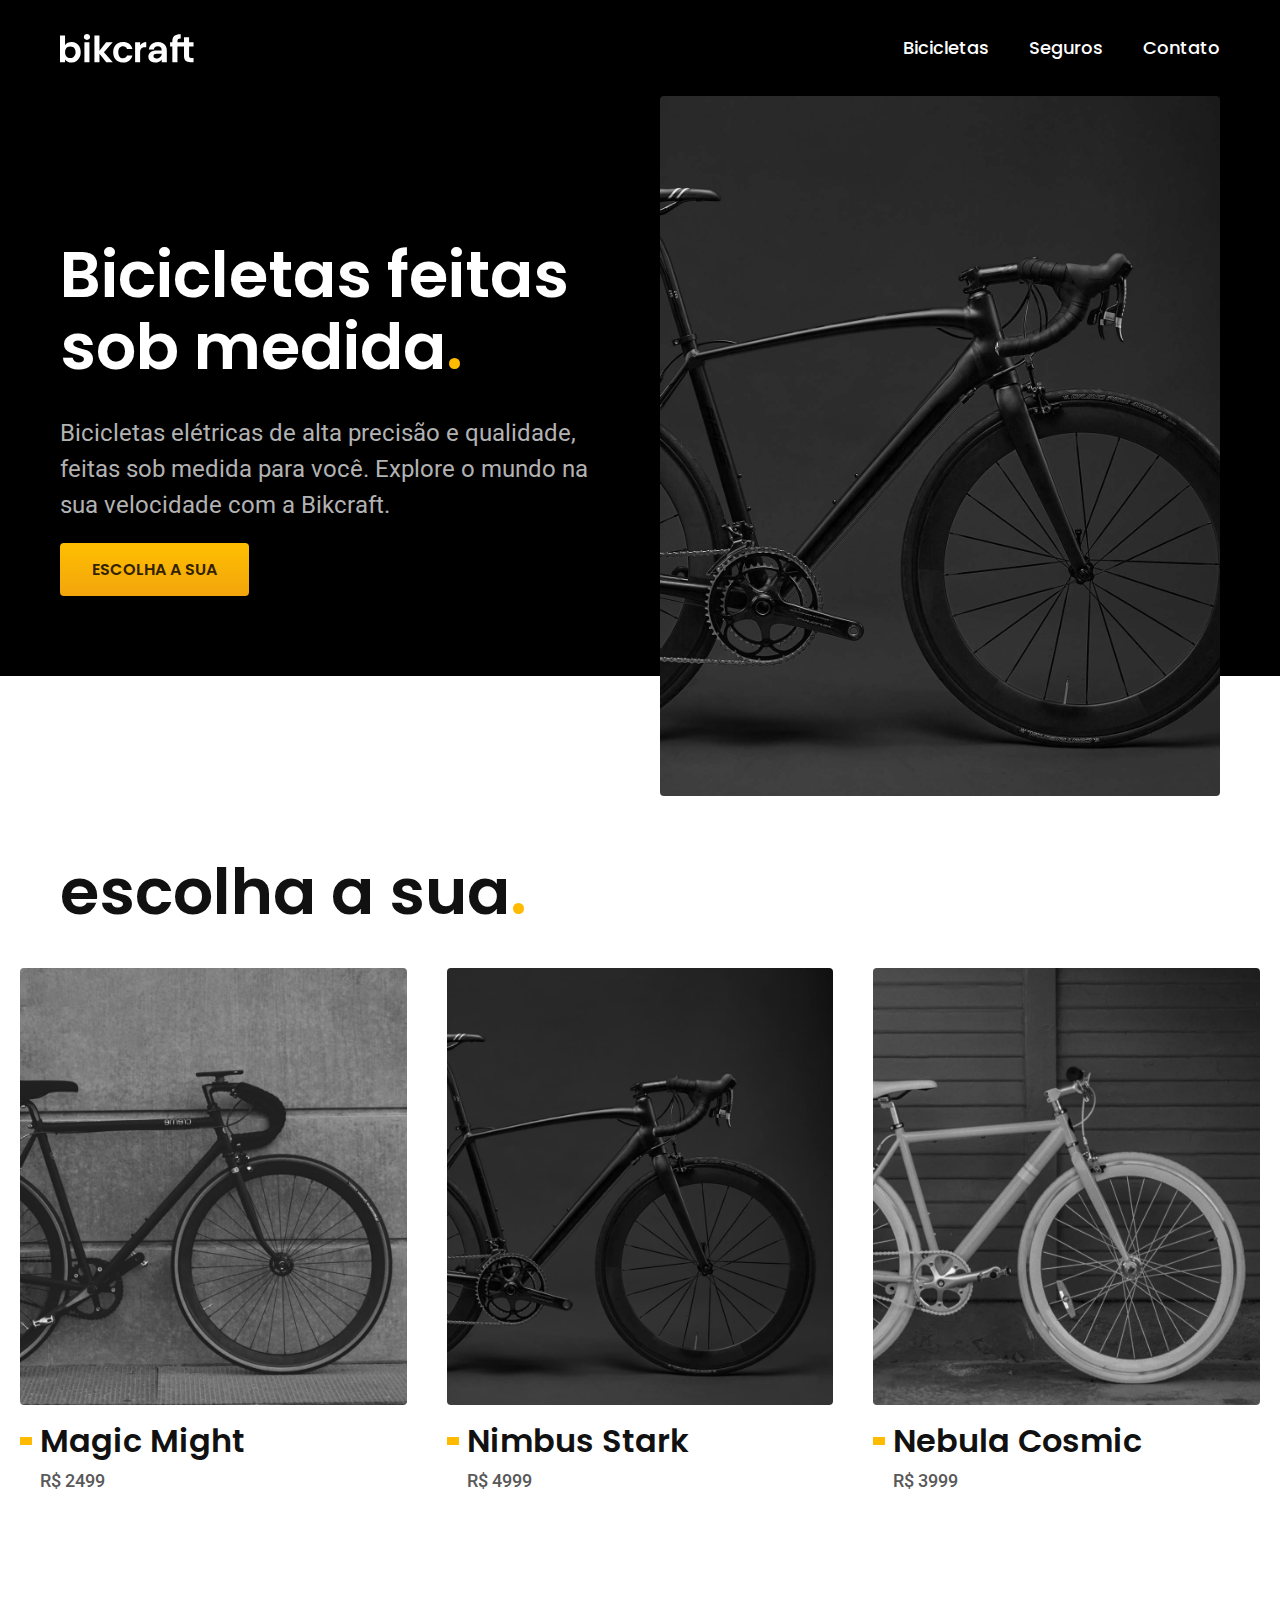
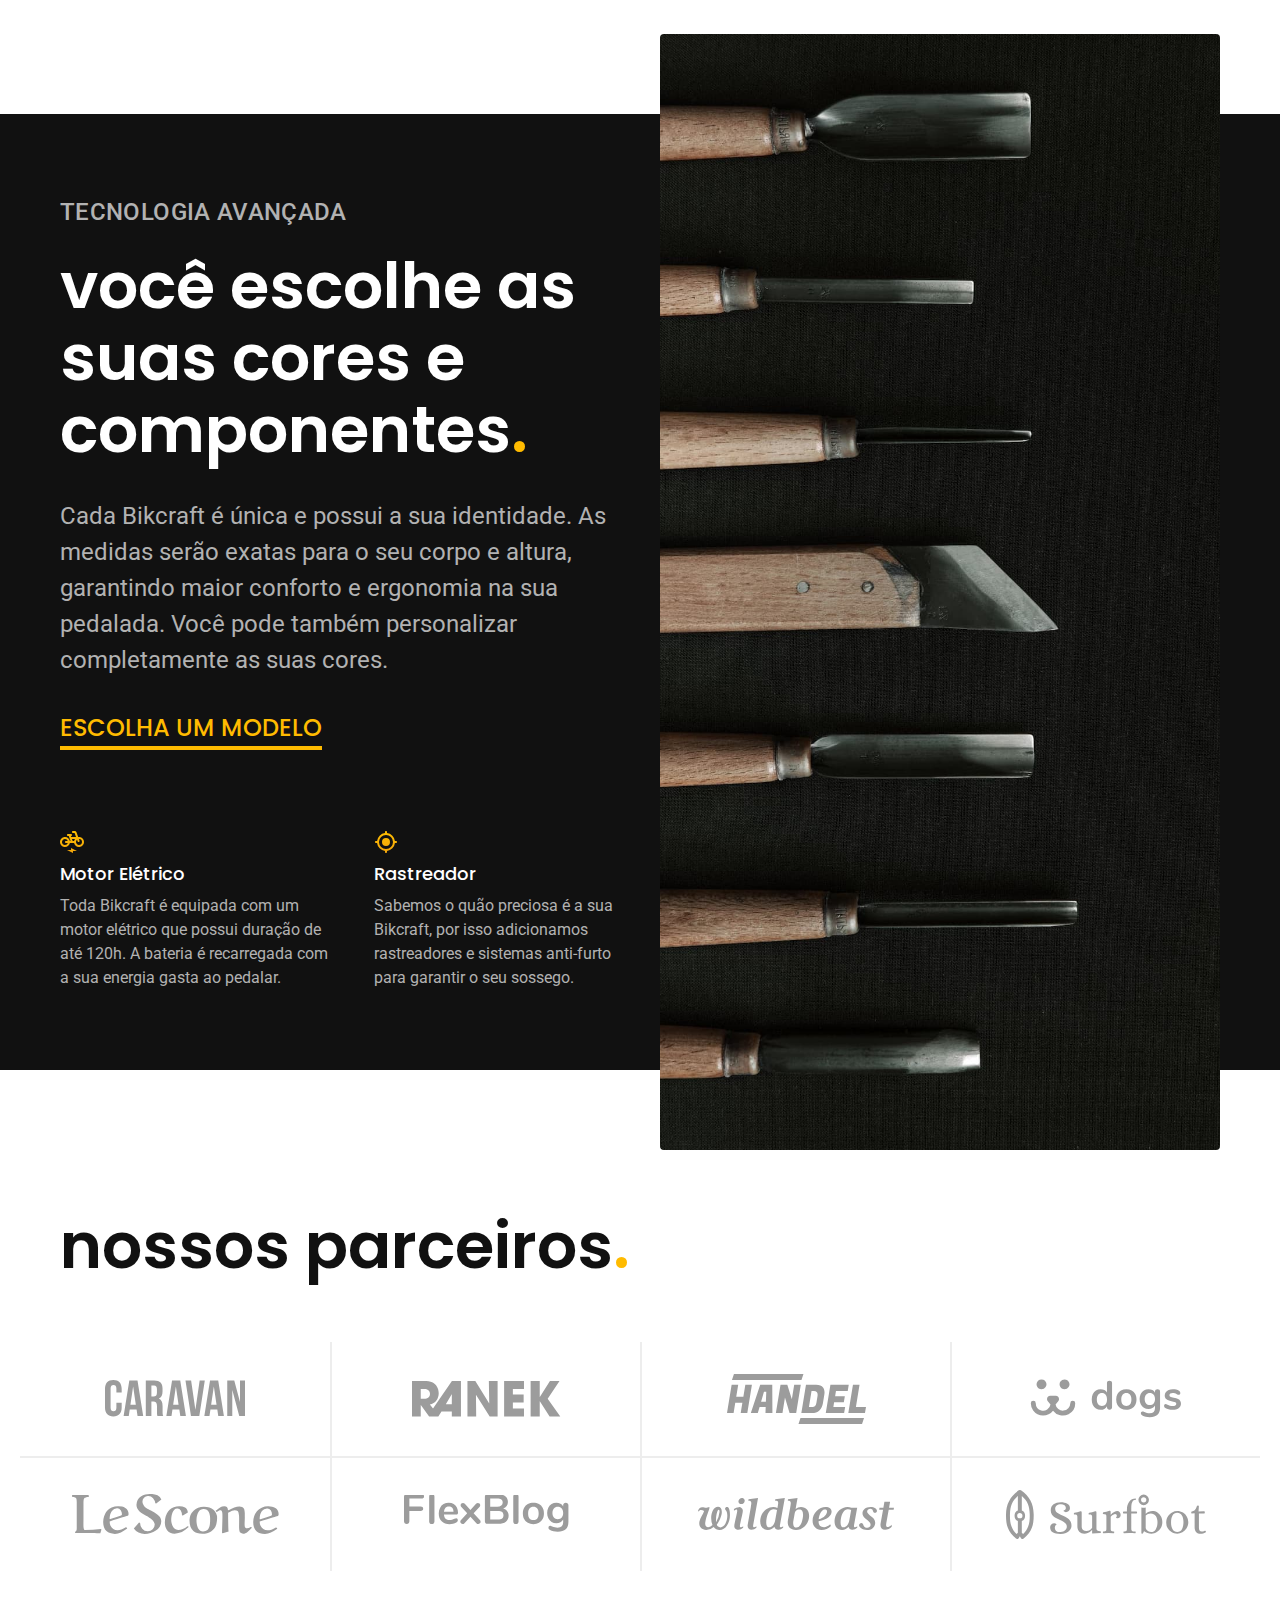
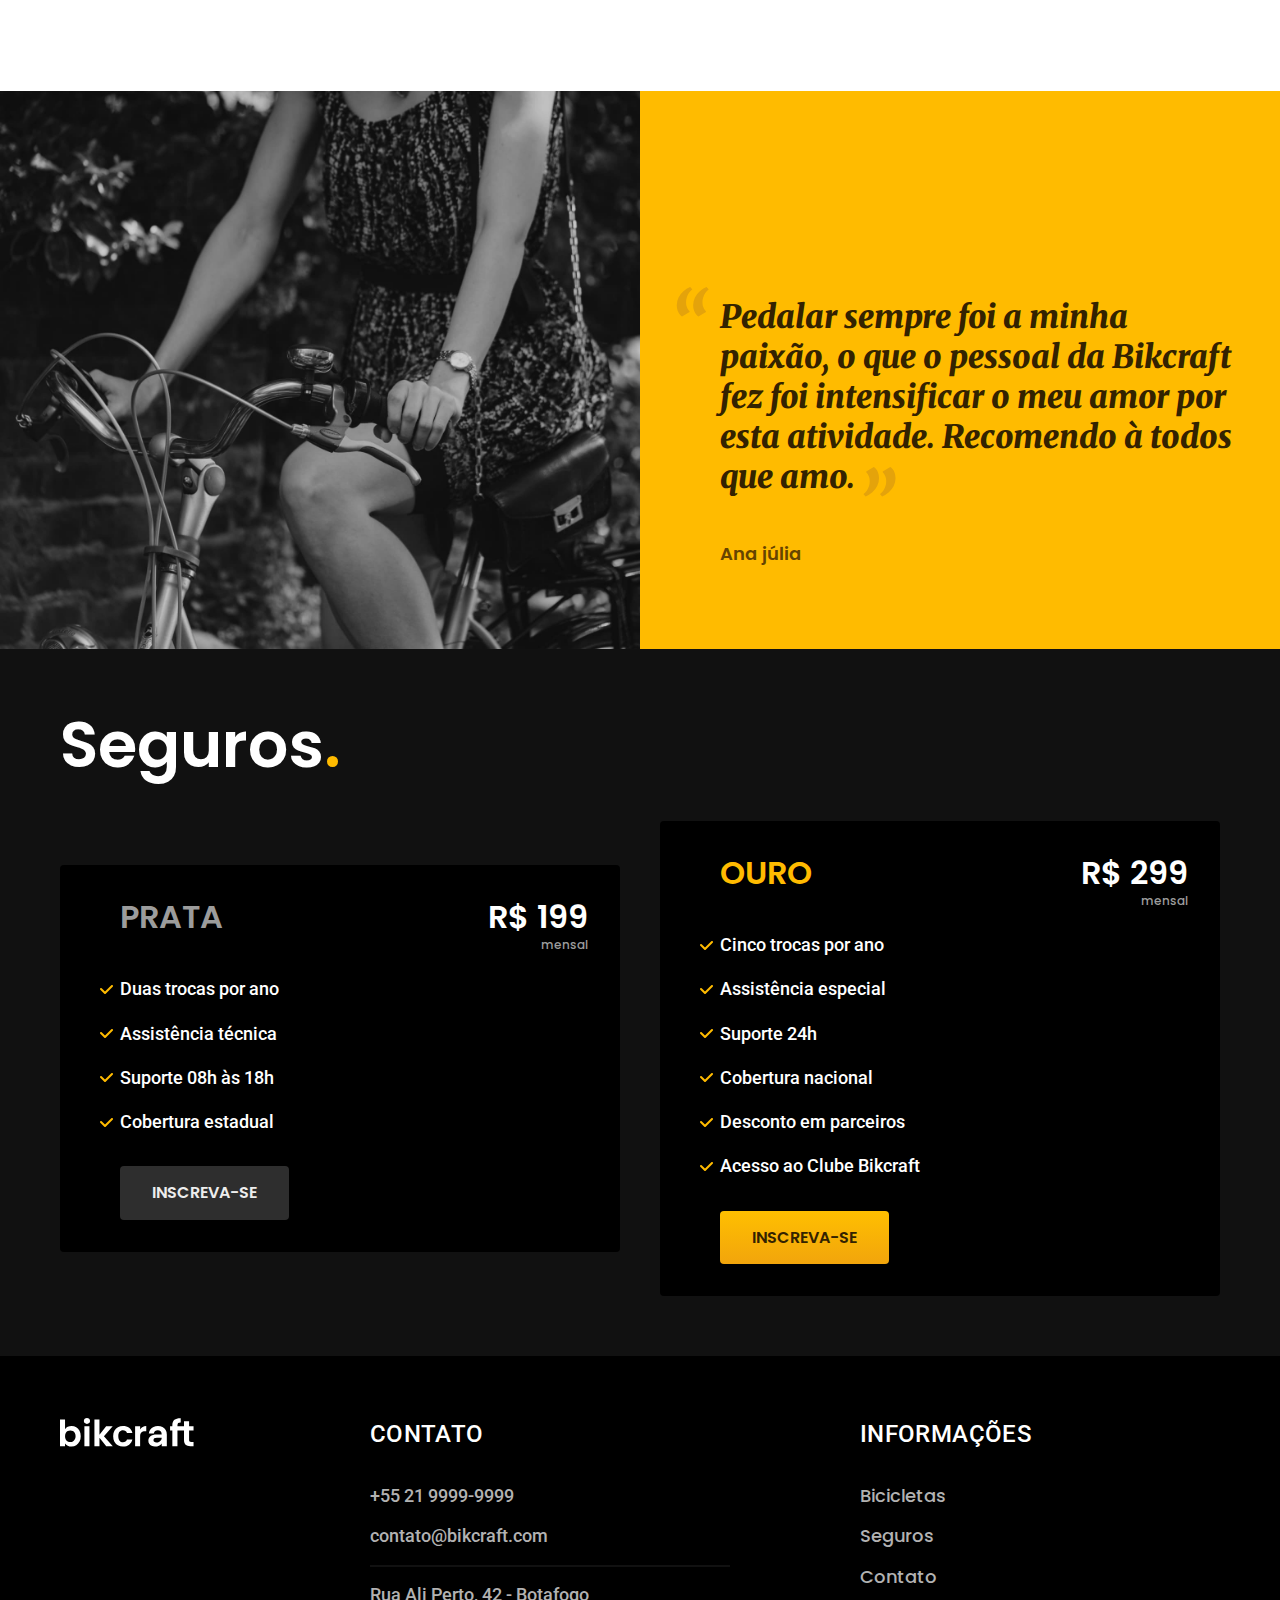
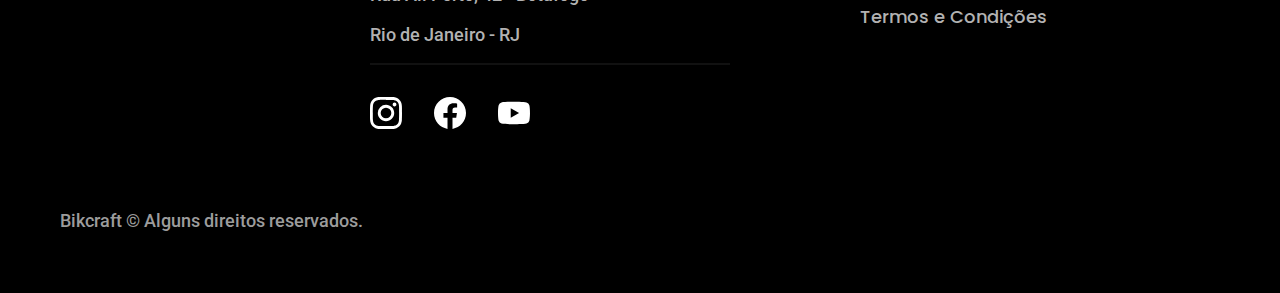
<file: index.html>
<!DOCTYPE html>
<html lang="en">

<head>
  <meta charset="UTF-8">
  <meta name="description" content="Bicicletas elétricas de alta precisão e qualidade, feitas sob medida para você. Explore o mundo na sua velocidade com a Bikcraft.">
  <meta name="viewport" content="width=device-width, initial-scale=1.0">
  <title>Bikcraft - Bicicletas elétricas</title>
  <link rel="stylesheet" href="./css/style.css">
  <!-- fontes -->
  <link rel="preconnect" href="https://fonts.googleapis.com">
  <link rel="preconnect" href="https://fonts.gstatic.com" crossorigin>
  <link href="https://fonts.googleapis.com/css2?family=Merriweather:ital,wght@0,300;0,400;0,700;0,900;1,300;1,400;1,700;1,900&family=Poppins:ital,wght@0,100;0,200;0,300;0,400;0,500;0,600;0,700;0,800;0,900;1,100;1,200;1,300;1,400;1,500;1,600;1,700;1,800;1,900&family=Roboto:ital,wght@0,100;0,300;0,400;0,500;0,700;0,900;1,100;1,300;1,400;1,500;1,700;1,900&display=swap" rel="stylesheet">
</head>

<body>
  <header class="header-bg">
    <div class="header container">
      <a href="./">
        <img src="./img/bikcraft.svg" alt="Bikcraft"></a>
      <nav aria-label="primaria">
        <ul class="header-menu font-1-m  cor-0">
          <li><a href="./bicicletas.html">Bicicletas</a></li>
          <li><a href="./seguros.html">Seguros</a></li>
          <li><a href="./contato.html">Contato</a></li>
        </ul>
      </nav>
    </div>
  </header>

  <main class="introducao-bg">
    <div class="introducao container">
      <div class="introducao-conteudo">
        <h1 class="cor-0 font-1-xxl">Bicicletas feitas sob medida<span class="cor-p1">.</span></h1>
        <p class="font-2-l cor-5">Bicicletas elétricas de alta precisão e qualidade, feitas sob medida para você. Explore o mundo na sua velocidade com a Bikcraft.</p>
        <a class="botao" href="./bicicletas.html">ESCOLHA A SUA</a>
      </div>
      <picture class=" introducao-imagem">
        <source media="(max-width: 800px)" srcset="./img/bicicletas/nimbus.jpg">
        <img src="./img/fotos/introducao.jpg" alt="Bicicleta preta">
      </picture>
    </div>
  </main>

  <div class="div-branca">
  </div>


  <article class="bicicletas-lista">
    <h2 class="font-1-xxl container">escolha a sua<span class="cor-p1">.</span></h2>

    <ul>

      <li>
        <a href="./bicicletas/magic.html"><img src="./img/bicicletas/magic-home.jpg" alt="Bicicleta Preta">
          <h3 class="font-1-xl">Magic Might</h3>
          <span class="font-2-m cor-8">R$ 2499</span>
        </a>
      </li>

      <li>
        <a href="./bicicletas/nimbus.html"><img src="./img/bicicletas/nimbus-home.jpg" alt="Bicicleta Preta">
          <h3 class="font-1-xl">Nimbus Stark</h3>
          <span class="font-2-m cor-8">R$ 4999</span>
        </a>
      </li>

      <li>
        <a href="./bicicletas/nebula.html"><img src="./img/bicicletas/nebula-home.jpg" alt="Bicicleta Preta">
          <h3 class="font-1-xl">Nebula Cosmic</h3>
          <span class="font-2-m cor-8">R$ 3999</span>
        </a>
      </li>
    </ul>
  </article>

  <article class="tecnologia-bg">
    <div class="tecnologia container">
      <div class="tecnologia-conteudo">
        <span class="font-2-l-b cor-5">TECNOLOGIA AVANÇADA</span>
        <h2 class="font-1-xxl cor-0">você escolhe as
          suas cores e
          componentes<span class="cor-p1">.</span></h2>
        <p class="font-2-l cor-5">Cada Bikcraft é única e possui a sua identidade. As medidas serão exatas para o seu corpo e altura, garantindo maior conforto e ergonomia na sua pedalada. Você pode também personalizar completamente as suas cores.</p>
        <a class="link" href="./bicicletas.html">ESCOLHA UM MODELO</a>

        <div class="tecnologia-vantagens">
          <div>
            <img src="./img/icones/eletrica.svg" alt="">
            <h3 class="font-1-m cor-0">Motor Elétrico</h3>
            <p class="font-2-s cor-5">Toda Bikcraft é equipada com um motor elétrico que possui duração de até 120h. A bateria é recarregada com a sua energia gasta ao pedalar.</p>
          </div>

          <div>
            <img src="./img/icones/rastreador.svg" alt="">
            <h3 class="font-1-m cor-0">Rastreador</h3>
            <p class="font-2-s cor-5">Sabemos o quão preciosa é a sua Bikcraft, por isso adicionamos rastreadores e sistemas anti-furto para garantir o seu sossego.</p>
          </div>
        </div>

      </div>

      <div class="tecnologia-imagem">
        <img src="./img/fotos/tecnologia.jpg" alt="">
      </div>
    </div>
  </article>


  <section class="parceiros" aria-label="Nossos parceiros">
    <h2 class="container font-1-xxl">nossos parceiros<span class="cor-p1">.</span></h2>

    <ul>
      <li><img src="./img/parceiros/caravan.svg" alt="caravan"></li>
      <li><img src="./img/parceiros/ranek.svg" alt="ranek"></li>
      <li><img src="./img/parceiros/handel.svg" alt="handel"></li>
      <li><img src="./img/parceiros/dogs.svg" alt="dogs"></li>
      <li><img src="./img/parceiros/lescone.svg" alt="lescone"></li>
      <li><img src="./img/parceiros/flexblog.svg" alt="flexblog"></li>
      <li><img src="./img/parceiros/wildbeast.svg" alt="wildbeast"></li>
      <li><img src="./img/parceiros/surfbot.svg" alt="surfbot"></li>
    </ul>
  </section>


  <section class="depoimento" aria-label="Depoimento">
    <div>
      <img src="./img/fotos/depoimento.jpg" alt="Pessoa pedalando um bicicleta bikcraft">
    </div>
    <div class="depoimento-conteudo">
      <blockquote class="font-1-xl cor-p5">
        <p>Pedalar sempre foi a minha paixão, o que o pessoal da Bikcraft fez foi intensificar o meu amor por esta atividade. Recomendo à todos que amo.</p>
        <span class="font-1-m-b cor-p4">Ana júlia</span>
      </blockquote>
    </div>
  </section>


  <article class="seguros-bg">
    <div class="seguros container">
      <h2 class="font-1-xxl cor-0">Seguros<span class="cor-p1">.</span></h2>
      <div class="seguros-item">
        <h3 class="font-1-xl cor-6">PRATA</h3>
        <span class="font-1-xl cor-0">R$ 199 <span class="font-1-xs cor-6">mensal</span></span>
        <ul class="font-2-m cor-0">
          <li>Duas trocas por ano</li>
          <li>Assistência técnica</li>
          <li>Suporte 08h às 18h</li>
          <li>Cobertura estadual</li>
        </ul>
        <a class="botao secundario" href="./orcamento.html">Inscreva-se</a>
      </div>

      <div class="seguros-item">
        <h3 class="font-1-xl cor-p1">OURO</h3>
        <span class="font-1-xl cor-0">R$ 299 <span class="font-1-xs cor-6">mensal</span></span>
        <ul class="font-2-m cor-0">
          <li>Cinco trocas por ano</li>
          <li>Assistência especial</li>
          <li>Suporte 24h
          </li>
          <li>Cobertura nacional</li>
          <li>Desconto em parceiros</li>
          <li>Acesso ao Clube Bikcraft</li>
        </ul>
        <a class="botao" href="./orcamento.html">Inscreva-se</a>
      </div>
    </div>
  </article>


  <footer class="footer-bg">
    <div class="footer container">
      <img src="./img/bikcraft.svg" alt="Bikcraft" width="136" height="32">
      <div class="footer-contato">
        <h3 class="font-2-l-b cor-0">Contato</h3>
        <ul class="font-2-m cor-5">
          <li>+55 21 9999-9999</li>
          <li>contato@bikcraft.com</li>
          <li>Rua Ali Perto, 42 - Botafogo</li>
          <li>Rio de Janeiro - RJ</li>
        </ul>
        <div class="footer-redes">
          <a href="./"><img src="./img/redes/instagram.svg" alt="Instagram" width="32" height="32"></a>
          <a href="./"><img src="./img/redes/facebook.svg" alt="Facebook" width="32" height="32"></a>
          <a href="./"><img src="./img/redes/youtube.svg" alt="Youtube" width="32" height="32"></a>
        </div>
      </div>
      <div class="footer-informacoes">
        <h3 class="font-2-l-b cor-0">Informações</h3>
        <nav>
          <ul class="font-1-m cor-5">
            <li><a href="./bicicletas.html">Bicicletas</a></li>
            <li><a href="./seguros.html">Seguros</a></li>
            <li><a href="./contato.html">Contato</a></li>
            <li><a href="./termos.html">Termos e Condições</a></li>
          </ul>
        </nav>
      </div>
      <p class="font-2-m cor-6 footer-copy">Bikcraft © Alguns direitos reservados.</p>
    </div>
  </footer>

</body>

</html>
</file>
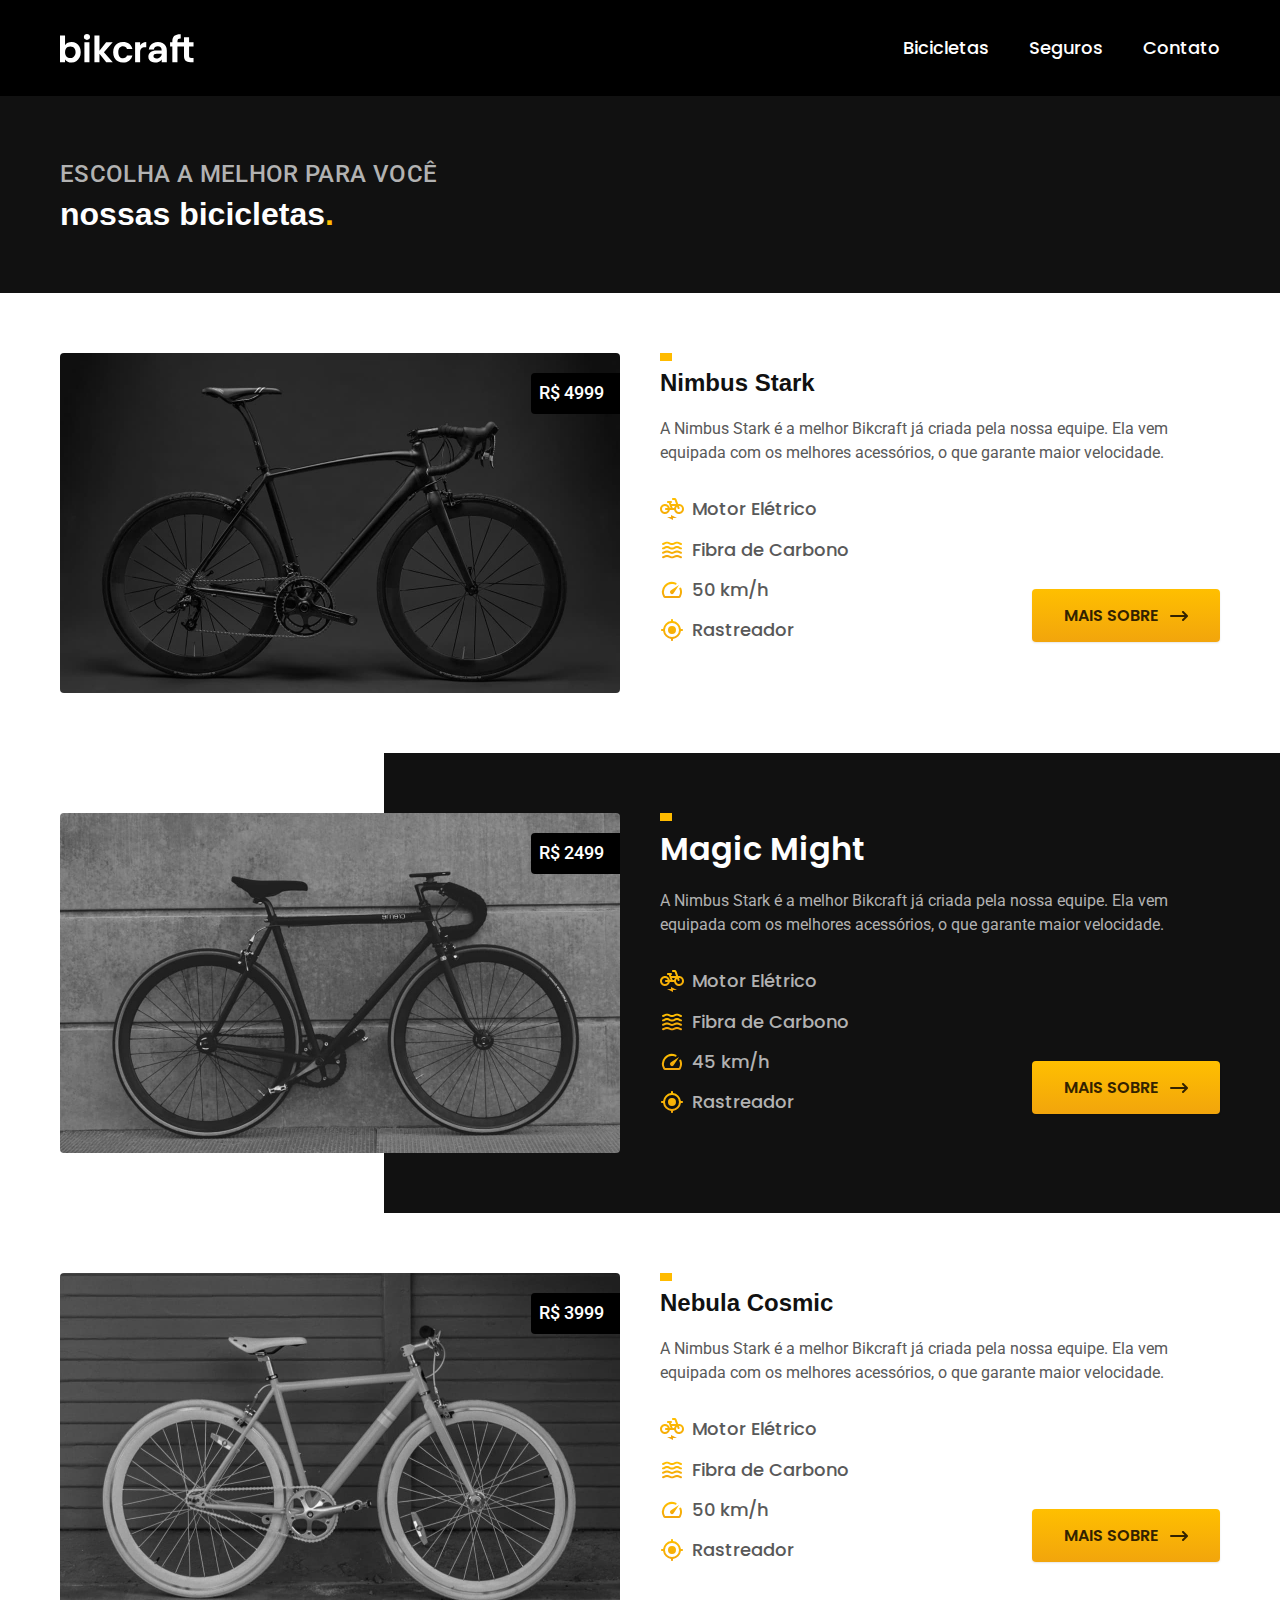
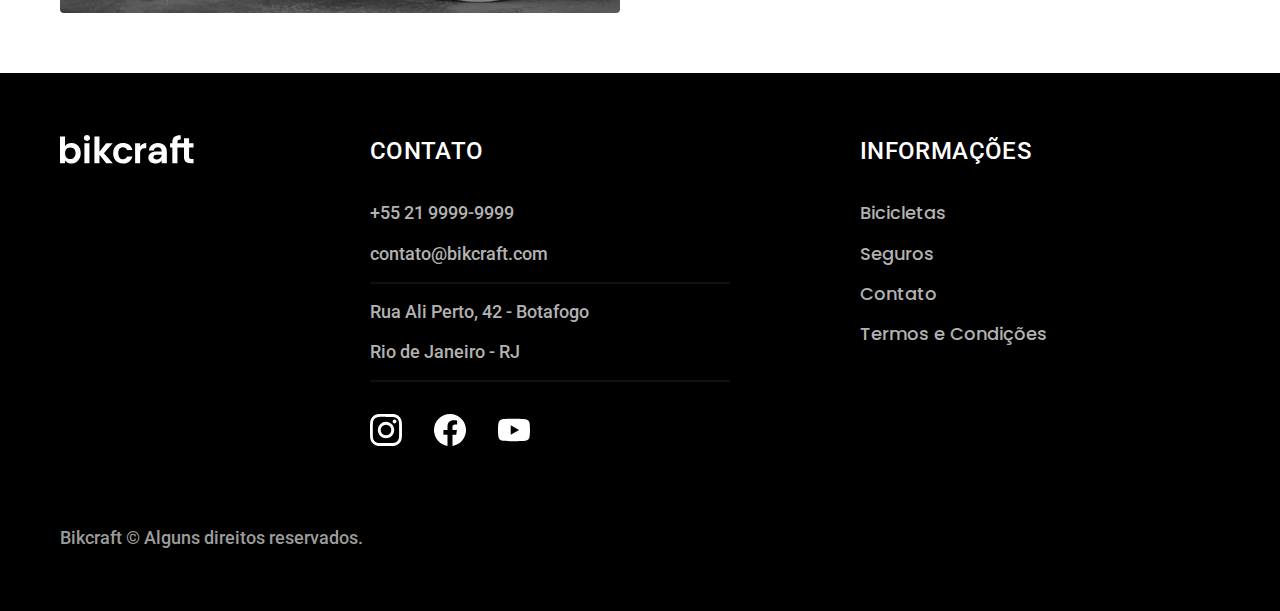
<file: bicicletas.html>
<!DOCTYPE html>
<html lang="en">

<head>
  <meta charset="UTF-8">
  <meta name="description" content="Bicicletas">
  <meta name="viewport" content="width=device-width, initial-scale=1.0">
  <title>Bicicletas | Bikcraft</title>
  <link rel="stylesheet" href="./css/style.css">
  <!-- fontes -->
  <link rel="preconnect" href="https://fonts.googleapis.com">
  <link rel="preconnect" href="https://fonts.gstatic.com" crossorigin>
  <link href="https://fonts.googleapis.com/css2?family=Merriweather:ital,wght@0,300;0,400;0,700;0,900;1,300;1,400;1,700;1,900&family=Poppins:ital,wght@0,100;0,200;0,300;0,400;0,500;0,600;0,700;0,800;0,900;1,100;1,200;1,300;1,400;1,500;1,600;1,700;1,800;1,900&family=Roboto:ital,wght@0,100;0,300;0,400;0,500;0,700;0,900;1,100;1,300;1,400;1,500;1,700;1,900&display=swap" rel="stylesheet">
</head>

<body id="bicicletas">
  <header class="header-bg">
    <div class="header container">
      <a href="./">
        <img src="./img/bikcraft.svg" alt="Bikcraft"></a>
      <nav aria-label="primaria">
        <ul class="header-menu font-1-m  cor-0">
          <li><a href="./bicicletas.html">Bicicletas</a></li>
          <li><a href="./seguros.html">Seguros</a></li>
          <li><a href="./contato.html">Contato</a></li>
        </ul>
      </nav>
    </div>
  </header>


  <main>
    <div class="titulo-bg">
      <div class="titulo container">
        <p class="font-2-l-b cor-5">ESCOLHA A MELHOR PARA VOCÊ</p>
        <h1 class="fon-1-xxl cor-0">nossas bicicletas<span class="cor-p1">.</span></h1>
      </div>
    </div>

    <!-- PRIMEIRA DIV -->
    <div class="bicicletas container">
      <div class="bicicletas-imagem"><img src="./img/bicicletas/nimbus.jpg" alt="bicicleta preta">
        <span class="font-2-m cor-0">R$ 4999</span>
      </div>
      <div class="bicicletas-conteudo">
        <h2 class="fibt-1-xl">Nimbus Stark</h2>
        <p class="font-2-s cor-8">A Nimbus Stark é a melhor Bikcraft já criada pela nossa equipe. Ela vem equipada com os melhores acessórios, o que garante maior velocidade.</p>
        <ul class="font-1-m cor-8">
          <li><img src="./img/icones/eletrica.svg" alt="">
            Motor Elétrico</li>
          <li><img src="./img/icones/carbono.svg" alt="">
            Fibra de Carbono</li>
          <li><img src="./img/icones/velocidade.svg" alt="">
            50 km/h</li>
          <li><img src="./img/icones/rastreador.svg" alt="">
            Rastreador</li>
        </ul>
        <a class="botao seta" href="./bicicletas/nimbus.html">Mais Sobre</a>
      </div>
    </div>


    <!-- SEGUNDA DIV -->
    <div class="bicicletas-bg">
      <div class="bicicletas container">
        <div class="bicicletas-imagem"><img src="./img/bicicletas/magic.jpg" alt="bicicleta preta">
          <span class="font-2-m cor-0">R$ 2499</span>
        </div>
        <div class="bicicletas-conteudo">
          <h2 class="font-1-xl cor-0">Magic Might</h2>
          <p class="font-2-s cor-5">A Nimbus Stark é a melhor Bikcraft já criada pela nossa equipe. Ela vem equipada com os melhores acessórios, o que garante maior velocidade.</p>
          <ul class="font-1-m cor-5">
            <li><img src="./img/icones/eletrica.svg" alt="">
              Motor Elétrico</li>
            <li><img src="./img/icones/carbono.svg" alt="">
              Fibra de Carbono</li>
            <li><img src="./img/icones/velocidade.svg" alt="">
              45 km/h</li>
            <li><img src="./img/icones/rastreador.svg" alt="">
              Rastreador</li>
          </ul>
          <a class="botao seta" href="./bicicletas/magic.html">Mais Sobre</a>
        </div>
      </div>
    </div>

    <!-- TERCEIRA DIV       -->
    <div class="bicicletas container">
      <div class="bicicletas-imagem"><img src="./img/bicicletas/nebula.jpg" alt="bicicleta preta">
        <span class="font-2-m cor-0">R$ 3999</span>
      </div>
      <div class="bicicletas-conteudo">
        <h2 class="fibt-1-xl">Nebula Cosmic</h2>
        <p class="font-2-s cor-8">A Nimbus Stark é a melhor Bikcraft já criada pela nossa equipe. Ela vem equipada com os melhores acessórios, o que garante maior velocidade.</p>
        <ul class="font-1-m cor-8">
          <li><img src="./img/icones/eletrica.svg" alt="">
            Motor Elétrico</li>
          <li><img src="./img/icones/carbono.svg" alt="">
            Fibra de Carbono</li>
          <li><img src="./img/icones/velocidade.svg" alt="">
            50 km/h</li>
          <li><img src="./img/icones/rastreador.svg" alt="">
            Rastreador</li>
        </ul>
        <a class="botao seta" href="./bicicletas/nebula.html">Mais Sobre</a>
      </div>
    </div>


  </main>


  <footer class="footer-bg">
    <div class="footer container">
      <img src="./img/bikcraft.svg" alt="Bikcraft" width="136" height="32">
      <div class="footer-contato">
        <h3 class="font-2-l-b cor-0">Contato</h3>
        <ul class="font-2-m cor-5">
          <li>+55 21 9999-9999</li>
          <li>contato@bikcraft.com</li>
          <li>Rua Ali Perto, 42 - Botafogo</li>
          <li>Rio de Janeiro - RJ</li>
        </ul>
        <div class="footer-redes">
          <a href="./"><img src="./img/redes/instagram.svg" alt="Instagram" width="32" height="32"></a>
          <a href="./"><img src="./img/redes/facebook.svg" alt="Facebook" width="32" height="32"></a>
          <a href="./"><img src="./img/redes/youtube.svg" alt="Youtube" width="32" height="32"></a>
        </div>
      </div>
      <div class="footer-informacoes">
        <h3 class="font-2-l-b cor-0">Informações</h3>
        <nav>
          <ul class="font-1-m cor-5">
            <li><a href="./bicicletas.html">Bicicletas</a></li>
            <li><a href="./seguros.html">Seguros</a></li>
            <li><a href="./contato.html">Contato</a></li>
            <li><a href="./termos.html">Termos e Condições</a></li>
          </ul>
        </nav>
      </div>
      <p class="font-2-m cor-6 footer-copy">Bikcraft © Alguns direitos reservados.</p>
    </div>
  </footer>

</body>

</html>
</file>
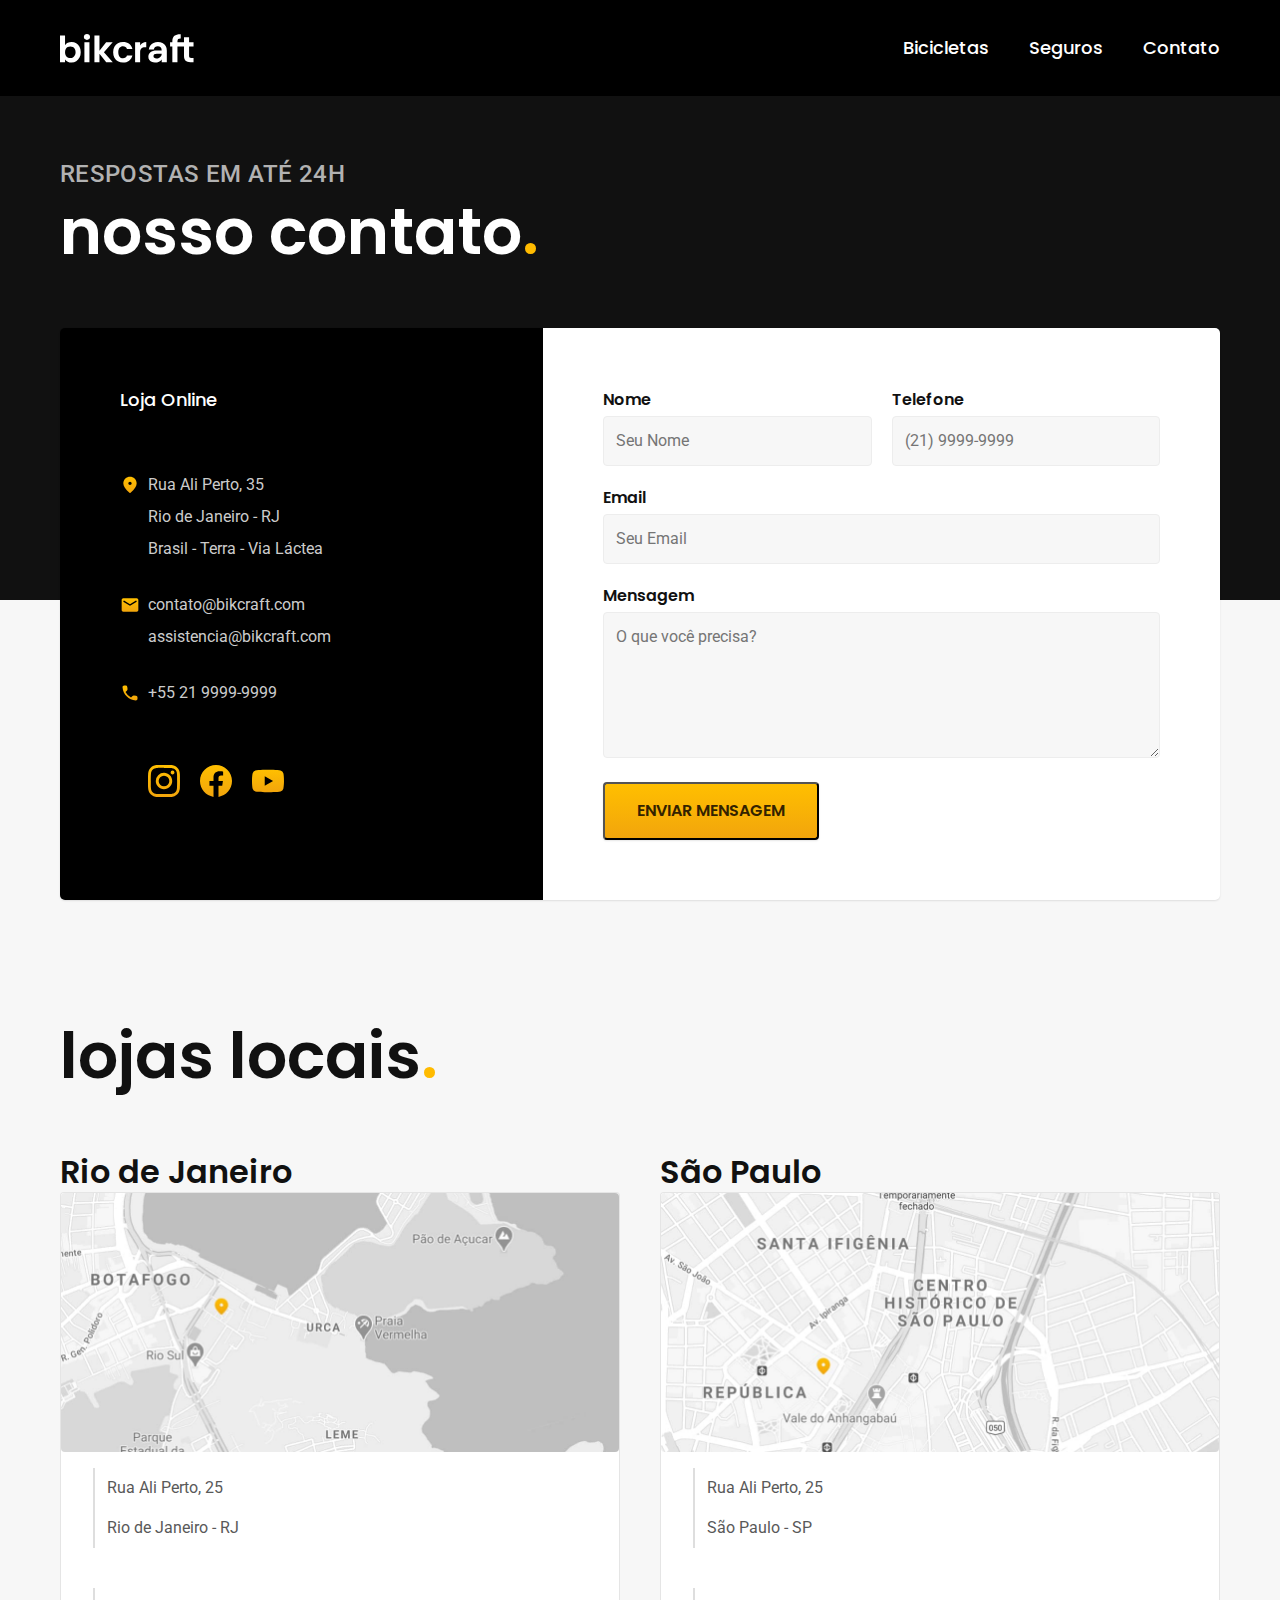
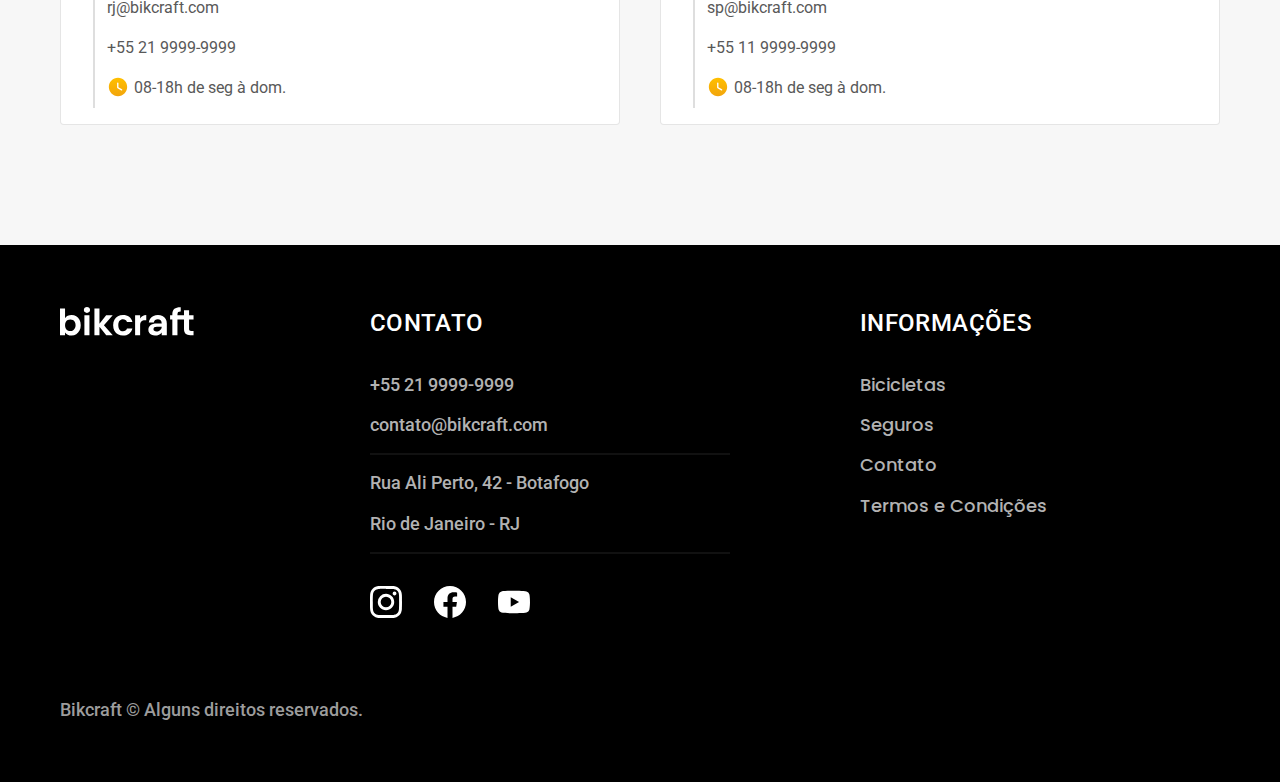
<file: contato.html>
<!DOCTYPE html>
<html lang="en">

<head>
  <meta charset="UTF-8">
  <meta name="description" content="Contato.">
  <meta name="viewport" content="width=device-width, initial-scale=1.0">
  <title>Contato | Bikcraft</title>
  <link rel="stylesheet" href="./css/style.css">
  <!-- fontes -->
  <link rel="preconnect" href="https://fonts.googleapis.com">
  <link rel="preconnect" href="https://fonts.gstatic.com" crossorigin>
  <link href="https://fonts.googleapis.com/css2?family=Merriweather:ital,wght@0,300;0,400;0,700;0,900;1,300;1,400;1,700;1,900&family=Poppins:ital,wght@0,100;0,200;0,300;0,400;0,500;0,600;0,700;0,800;0,900;1,100;1,200;1,300;1,400;1,500;1,600;1,700;1,800;1,900&family=Roboto:ital,wght@0,100;0,300;0,400;0,500;0,700;0,900;1,100;1,300;1,400;1,500;1,700;1,900&display=swap" rel="stylesheet">
</head>

<body id="contato">
  <header class="header-bg">
    <div class="header container">
      <a href="./">
        <img src="./img/bikcraft.svg" alt="Bikcraft"></a>
      <nav aria-label="primaria">
        <ul class="header-menu font-1-m  cor-0">
          <li><a href="./bicicletas.html">Bicicletas</a></li>
          <li><a href="./seguros.html">Seguros</a></li>
          <li><a href="./contato.html">Contato</a></li>
        </ul>
      </nav>
    </div>
  </header>


  <main>
    <div class="titulo-bg">
      <div class="titulo container">
        <p class="font-2-l-b cor-5">RESPOSTAS EM ATÉ 24H</p>
        <h1 class="font-1-xxl cor-0">nosso contato<span class="cor-p1">.</span></h1>
      </div>
    </div>

    <div class="contato container">
      <section class="contato-dados" aria-label="Endereço">
        <h2 class="font-1-m cor-0">Loja Online</h2>
        <div class="contato-endereco font-2-s cor-4">
          <p>Rua Ali Perto, 35</p>
          <p>Rio de Janeiro - RJ</p>
          <p>Brasil - Terra - Via Láctea</p>
        </div>
        <address class="contato-meios font-2-s cor-4">
          <a href="mailto:contato@bikcraft.com">contato@bikcraft.com</a>
          <a href="mailto:assistencia@bikcraft.com">assistencia@bikcraft.com</a>
          <a href="tel:+55219999-9999">+55 21 9999-9999</a>
        </address>
        <div class="contato-redes">
          <a href="./"><img src="./img/redes/instagram-p.svg" alt="Instagram" width="32" height="32"></a>
          <a href="./"><img src="./img/redes/facebook-p.svg" alt="Facebook" width="32" height="32"></a>
          <a href="./"><img src="./img/redes/youtube-p.svg" alt="Youtube" width="32" height="32"></a>
        </div>

      </section>

      <section aria-label="Formulário" class="contato-formulario">
        <form class="form" action="./contato.html">
          <div>
            <label for="nome">Nome</label>
            <input type="text" id="nome" name="nome" placeholder="Seu Nome">
          </div>
          <div>
            <label for="telefone">Telefone</label>
            <input type="text" id="telefone" name="telefone" placeholder="(21) 9999-9999">
          </div>
          <div class="col-2">
            <label for="email">Email</label>
            <input type="email" id="email" name="email" placeholder="Seu Email">
          </div>
          <div class="col-2">
            <label for="mensagem">Mensagem</label>
            <textarea rows="5" id="mensagem" name="mensagem" placeholder="O que você precisa?"></textarea>
          </div>
          <button class="botao col-2">Enviar Mensagem</button>
        </form>
      </section>
    </div>
  </main>

  <article class="lojas container">
    <h2 class="font-1-xxl">lojas locais<span class="cor-p1">.</span></h2>

    <div class="lojas-conteudo">
      <h3 class="font-1-xl">Rio de Janeiro</h3>
      <div class="lojas-item">
        <img src="./img/lojas/rj.jpg" alt="Mapa marcando o endereço">
        <div class="lojas-dados font-2-s cor-8">
          <p>Rua Ali Perto, 25</p>
          <p>Rio de Janeiro - RJ</p>
          <a class="primeiro-a" href="mailto:rj@bikcraft.com">rj@bikcraft.com</a>
          <a href="tel:+55219999-9999">+55 21 9999-9999</a>
          <p class="horario"><img class="horario-imagem" src="./img/icones/horario.svg" alt=""> 08-18h de seg à dom.</p>
        </div>

      </div>
    </div>

    <div class="lojas-conteudo">
      <h3 class="font-1-xl">São Paulo</h3>

      <div class="lojas-item">
        <img src="./img/lojas/sp.jpg" alt="Mapa marcando o endereço">
        <div class="lojas-dados font-2-s cor-8">
          <p>Rua Ali Perto, 25</p>
          <p>São Paulo - SP</p>
          <a class="primeiro-a" href="mailto:sp@bikcraft.com">sp@bikcraft.com</a>
          <a href="tel:+55119999-9999">+55 11 9999-9999</a>
          <p class="horario"><img class="horario-imagem" src="./img/icones/horario.svg" alt=""> 08-18h de seg à dom.</p>
        </div>

      </div>
    </div>
  </article>

  <footer class="footer-bg">
    <div class="footer container">
      <img src="./img/bikcraft.svg" alt="Bikcraft" width="136" height="32">
      <div class="footer-contato">
        <h3 class="font-2-l-b cor-0">Contato</h3>
        <ul class="font-2-m cor-5">
          <li>+55 21 9999-9999</li>
          <li>contato@bikcraft.com</li>
          <li>Rua Ali Perto, 42 - Botafogo</li>
          <li>Rio de Janeiro - RJ</li>
        </ul>
        <div class="footer-redes">
          <a href="./"><img src="./img/redes/instagram.svg" alt="Instagram" width="32" height="32"></a>
          <a href="./"><img src="./img/redes/facebook.svg" alt="Facebook" width="32" height="32"></a>
          <a href="./"><img src="./img/redes/youtube.svg" alt="Youtube" width="32" height="32"></a>
        </div>
      </div>
      <div class="footer-informacoes">
        <h3 class="font-2-l-b cor-0">Informações</h3>
        <nav>
          <ul class="font-1-m cor-5">
            <li><a href="./bicicletas.html">Bicicletas</a></li>
            <li><a href="./seguros.html">Seguros</a></li>
            <li><a href="./contato.html">Contato</a></li>
            <li><a href="./termos.html">Termos e Condições</a></li>
          </ul>
        </nav>
      </div>
      <p class="font-2-m cor-6 footer-copy">Bikcraft © Alguns direitos reservados.</p>
    </div>
  </footer>

</body>

</html>
</file>
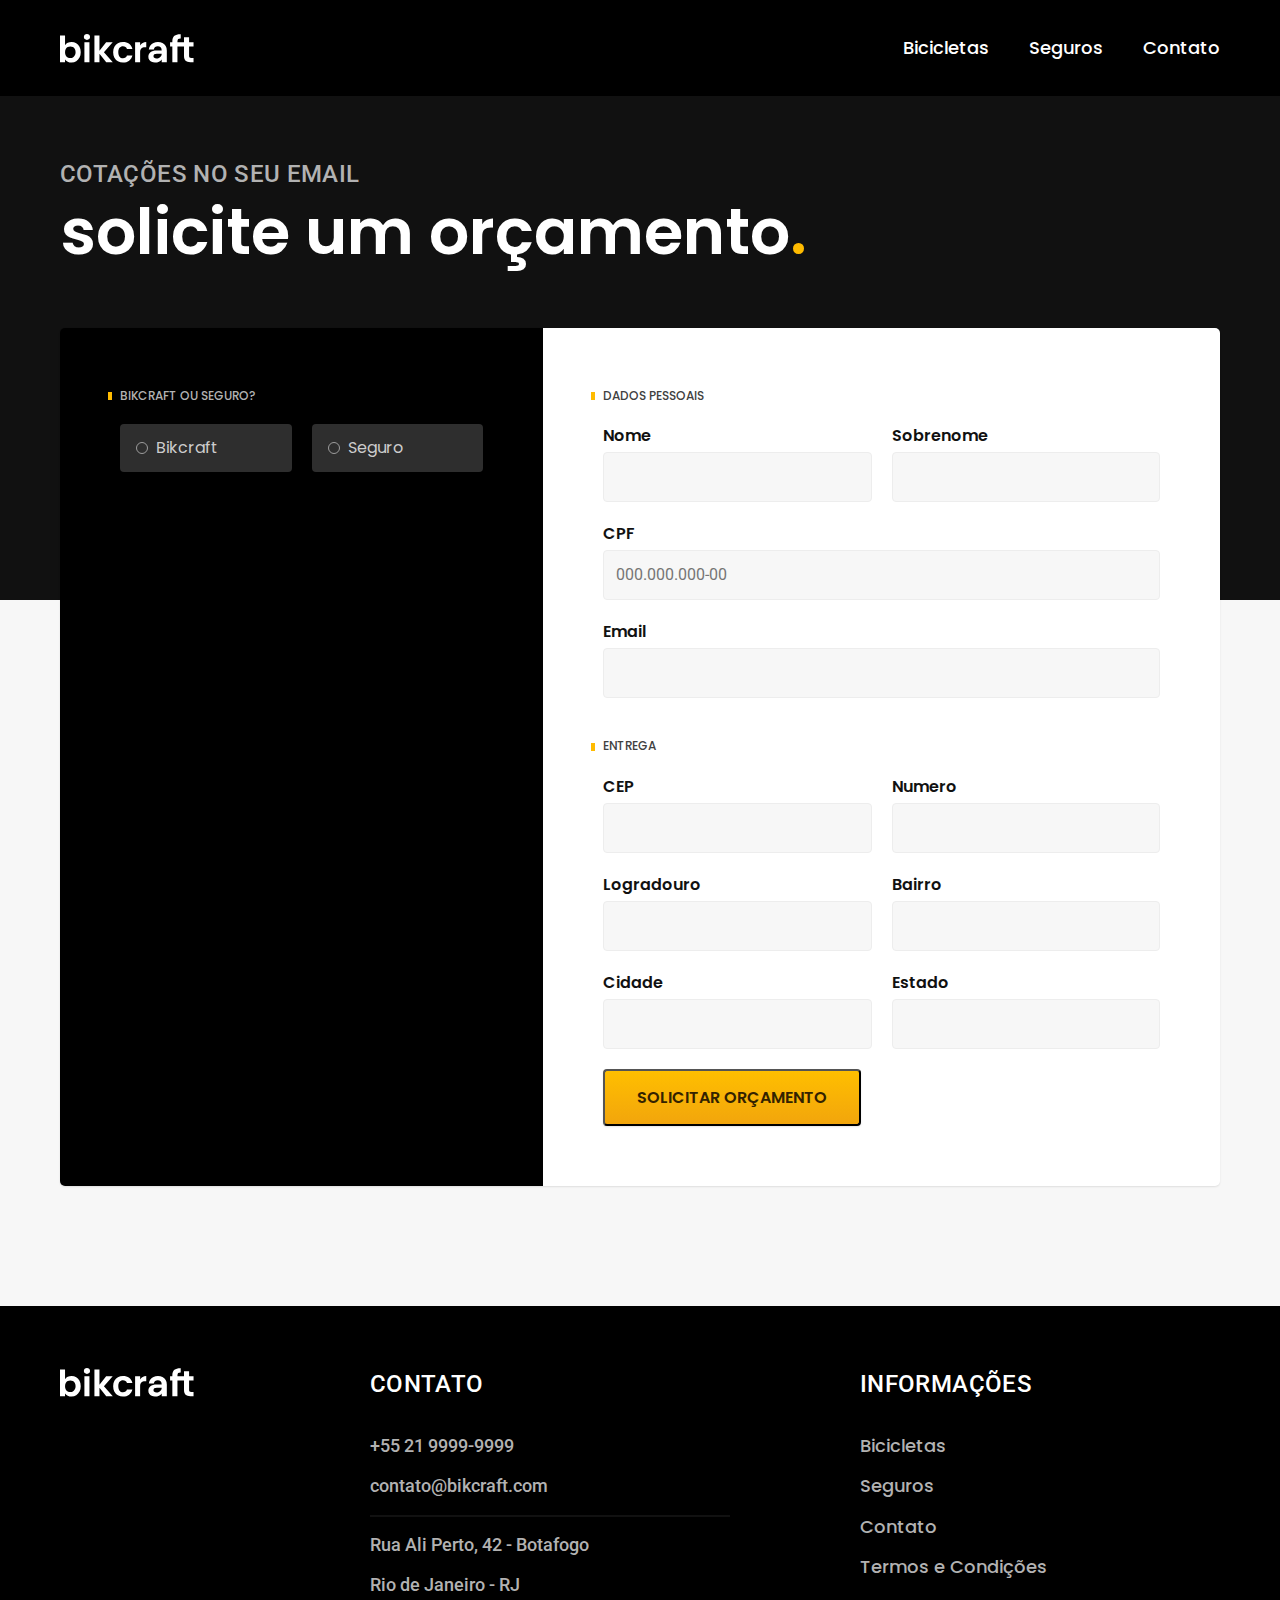
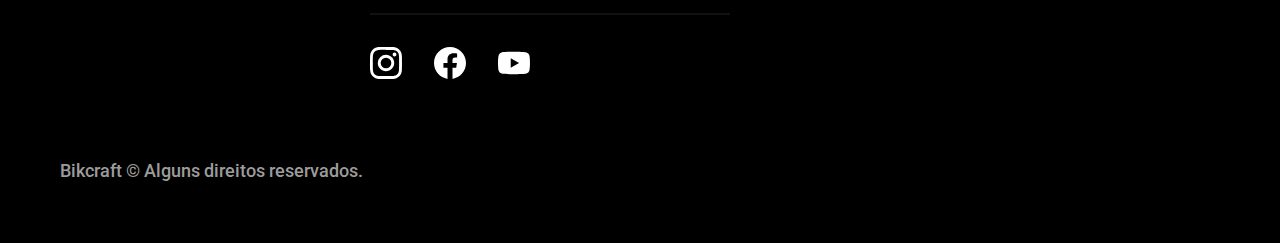
<file: orcamento.html>
<!DOCTYPE html>
<html lang="en">

<head>
  <meta charset="UTF-8">
  <meta name="description" content="Orçamento.">
  <meta name="viewport" content="width=device-width, initial-scale=1.0">
  <title>Orçamento | Bikcraft</title>
  <link rel="stylesheet" href="./css/style.css">
  <!-- fontes -->
  <link rel="preconnect" href="https://fonts.googleapis.com">
  <link rel="preconnect" href="https://fonts.gstatic.com" crossorigin>
  <link href="https://fonts.googleapis.com/css2?family=Merriweather:ital,wght@0,300;0,400;0,700;0,900;1,300;1,400;1,700;1,900&family=Poppins:ital,wght@0,100;0,200;0,300;0,400;0,500;0,600;0,700;0,800;0,900;1,100;1,200;1,300;1,400;1,500;1,600;1,700;1,800;1,900&family=Roboto:ital,wght@0,100;0,300;0,400;0,500;0,700;0,900;1,100;1,300;1,400;1,500;1,700;1,900&display=swap" rel="stylesheet">
</head>

<body id="orcamento">
  <header class="header-bg">
    <div class="header container">
      <a href="./">
        <img src="./img/bikcraft.svg" alt="Bikcraft"></a>
      <nav aria-label="primaria">
        <ul class="header-menu font-1-m  cor-0">
          <li><a href="./bicicletas.html">Bicicletas</a></li>
          <li><a href="./seguros.html">Seguros</a></li>
          <li><a href="./contato.html">Contato</a></li>
        </ul>
      </nav>
    </div>
  </header>


  <main>
    <div class="titulo-bg">
      <div class="titulo container">
        <p class="font-2-l-b cor-5">Cotações no seu email</p>
        <h1 class="font-1-xxl cor-0">solicite um orçamento<span class="cor-p1">.</span></h1>
      </div>
    </div>

    <form class="orcamento container" action="./orcamento.html">
      <div class="orcamento-produto">
        <h2 class="font-1-xs cor-5">Bikcraft ou Seguro?</h2>

        <input type="radio" name="tipo" value="bikcraft" id="bikcraft">
        <label for="bikcraft">Bikcraft</label>

        <input type="radio" name="tipo" value="seguro" id="seguro">
        <label for="seguro">Seguro</label>

        <div class="orcamento-conteudo" id="orcamento-bikcraft">
          <h2 class="font-1-xs cor-5">Escolha a sua</h2>

          <input type="radio" name="produto" value="nimbus" id="nimbus">
          <label for="nimbus">Nimbus Stark <span>R$4999</span></label>
          <div class="orcamento-detalhes">
            <ul class="font-1-xs cor-8">
              <li><img src="./img/icones/eletrica.svg" alt=""> Motor Elétrico</li>
              <li><img src="./img/icones/carbono.svg" alt=""> Fibra de Carbono</li>
              <li><img src="./img/icones/velocidade.svg" alt=""> 50 km/h</li>
              <li><img src="./img/icones/rastreador.svg" alt=""> Rastreador</li>
            </ul>
            <img src="./img/bicicletas/nimbus.jpg" alt="Bicicleta preta">
          </div>

          <input type="radio" name="produto" value="magic" id="magic">
          <label for="magic">Magic Might <span>R$2499</span></label>
          <div class="orcamento-detalhes">
            <ul class="font-1-xs cor-8">
              <li><img src="./img/icones/eletrica.svg" alt=""> Motor Elétrico</li>
              <li><img src="./img/icones/carbono.svg" alt=""> Fibra de Carbono</li>
              <li><img src="./img/icones/velocidade.svg" alt=""> 45 km/h</li>
              <li><img src="./img/icones/rastreador.svg" alt=""> Rastreador</li>
            </ul>
            <img src="./img/bicicletas/magic.jpg" alt="Bicicleta preta">
          </div>

          <input type="radio" name="produto" value="nebula" id="nebula">
          <label for="nebula">Nebula Cosmic <span>R$3999</span></label>
          <div class="orcamento-detalhes">
            <ul class="font-1-xs cor-8">
              <li><img src="./img/icones/eletrica.svg" alt=""> Motor Elétrico</li>
              <li><img src="./img/icones/carbono.svg" alt=""> Fibra de Carbono</li>
              <li><img src="./img/icones/velocidade.svg" alt=""> 40 km/h</li>
              <li><img src="./img/icones/rastreador.svg" alt=""> Rastreador</li>
            </ul>
            <img src="./img/bicicletas/nebula.jpg" alt="Bicicleta preta">
          </div>

        </div>

        <div class="orcamento-conteudo" id="orcamento-seguro">
          <h2 class="font-1-xs cor-5">Escolha o plano</h2>

          <input type="radio" name="produto" value="prata" id="prata">
          <label for="prata">Prata <span>R$199</span></label>

          <input type="radio" name="produto" value="ouro" id="ouro">
          <label for="ouro">Ouro <span>R$299</span></label>

        </div>

      </div>

      <div class="orcamento-dados form">
        <h2 class="font-1-xs cor-9 col-2">dados pessoais</h2>
        <form class="form" action="./contato.html">
          <div>
            <label for="nome">Nome</label>
            <input type="text" id="nome" name="nome">
          </div>
          <div>
            <label for="sobrenome">Sobrenome</label>
            <input type="text" id="sobrenome" name="sobrenome">
          </div>
          <div class="col-2">
            <label for="cpf">CPF</label>
            <input type="text" id="cpf" name="cpf" placeholder="000.000.000-00">
          </div>
          <div class="col-2">
            <label for="email">Email</label>
            <input type="email" id="email" name="email">
          </div>
          <h2 class="font-1-xs cor-9 col-2">entrega</h2>
          <div>
            <label for="cep">CEP</label>
            <input type="text" id="cep" name="cep">
          </div>
          <div>
            <label for="numero">Numero</label>
            <input type="text" id="numero" Numeroe="numero">
          </div>
          <div>
            <label for="logradouro">Logradouro</label>
            <input type="text" id="logradouro" name="logradouro">
          </div>
          <div>
            <label for="bairro">Bairro</label>
            <input type="text" id="bairro" Bairroe="bairro">

          </div>
          <div>
            <label for="cidade">Cidade</label>
            <input type="text" id="cidade" Cidadee="cidade">
          </div>
          <div>
            <label for="estado">Estado</label>
            <input type="text" id="estado" Estadoe="estado">
          </div>
          <button class="botao col-2">Solicitar Orçamento</button>
      </div>
    </form>

  </main>


  <footer class="footer-bg">
    <div class="footer container">
      <img src="./img/bikcraft.svg" alt="Bikcraft" width="136" height="32">
      <div class="footer-contato">
        <h3 class="font-2-l-b cor-0">Contato</h3>
        <ul class="font-2-m cor-5">
          <li>+55 21 9999-9999</li>
          <li>contato@bikcraft.com</li>
          <li>Rua Ali Perto, 42 - Botafogo</li>
          <li>Rio de Janeiro - RJ</li>
        </ul>
        <div class="footer-redes">
          <a href="./"><img src="./img/redes/instagram.svg" alt="Instagram" width="32" height="32"></a>
          <a href="./"><img src="./img/redes/facebook.svg" alt="Facebook" width="32" height="32"></a>
          <a href="./"><img src="./img/redes/youtube.svg" alt="Youtube" width="32" height="32"></a>
        </div>
      </div>
      <div class="footer-informacoes">
        <h3 class="font-2-l-b cor-0">Informações</h3>
        <nav>
          <ul class="font-1-m cor-5">
            <li><a href="./bicicletas.html">Bicicletas</a></li>
            <li><a href="./seguros.html">Seguros</a></li>
            <li><a href="./contato.html">Contato</a></li>
            <li><a href="./termos.html">Termos e Condições</a></li>
          </ul>
        </nav>
      </div>
      <p class="font-2-m cor-6 footer-copy">Bikcraft © Alguns direitos reservados.</p>
    </div>
  </footer>

</body>

</html>
</file>
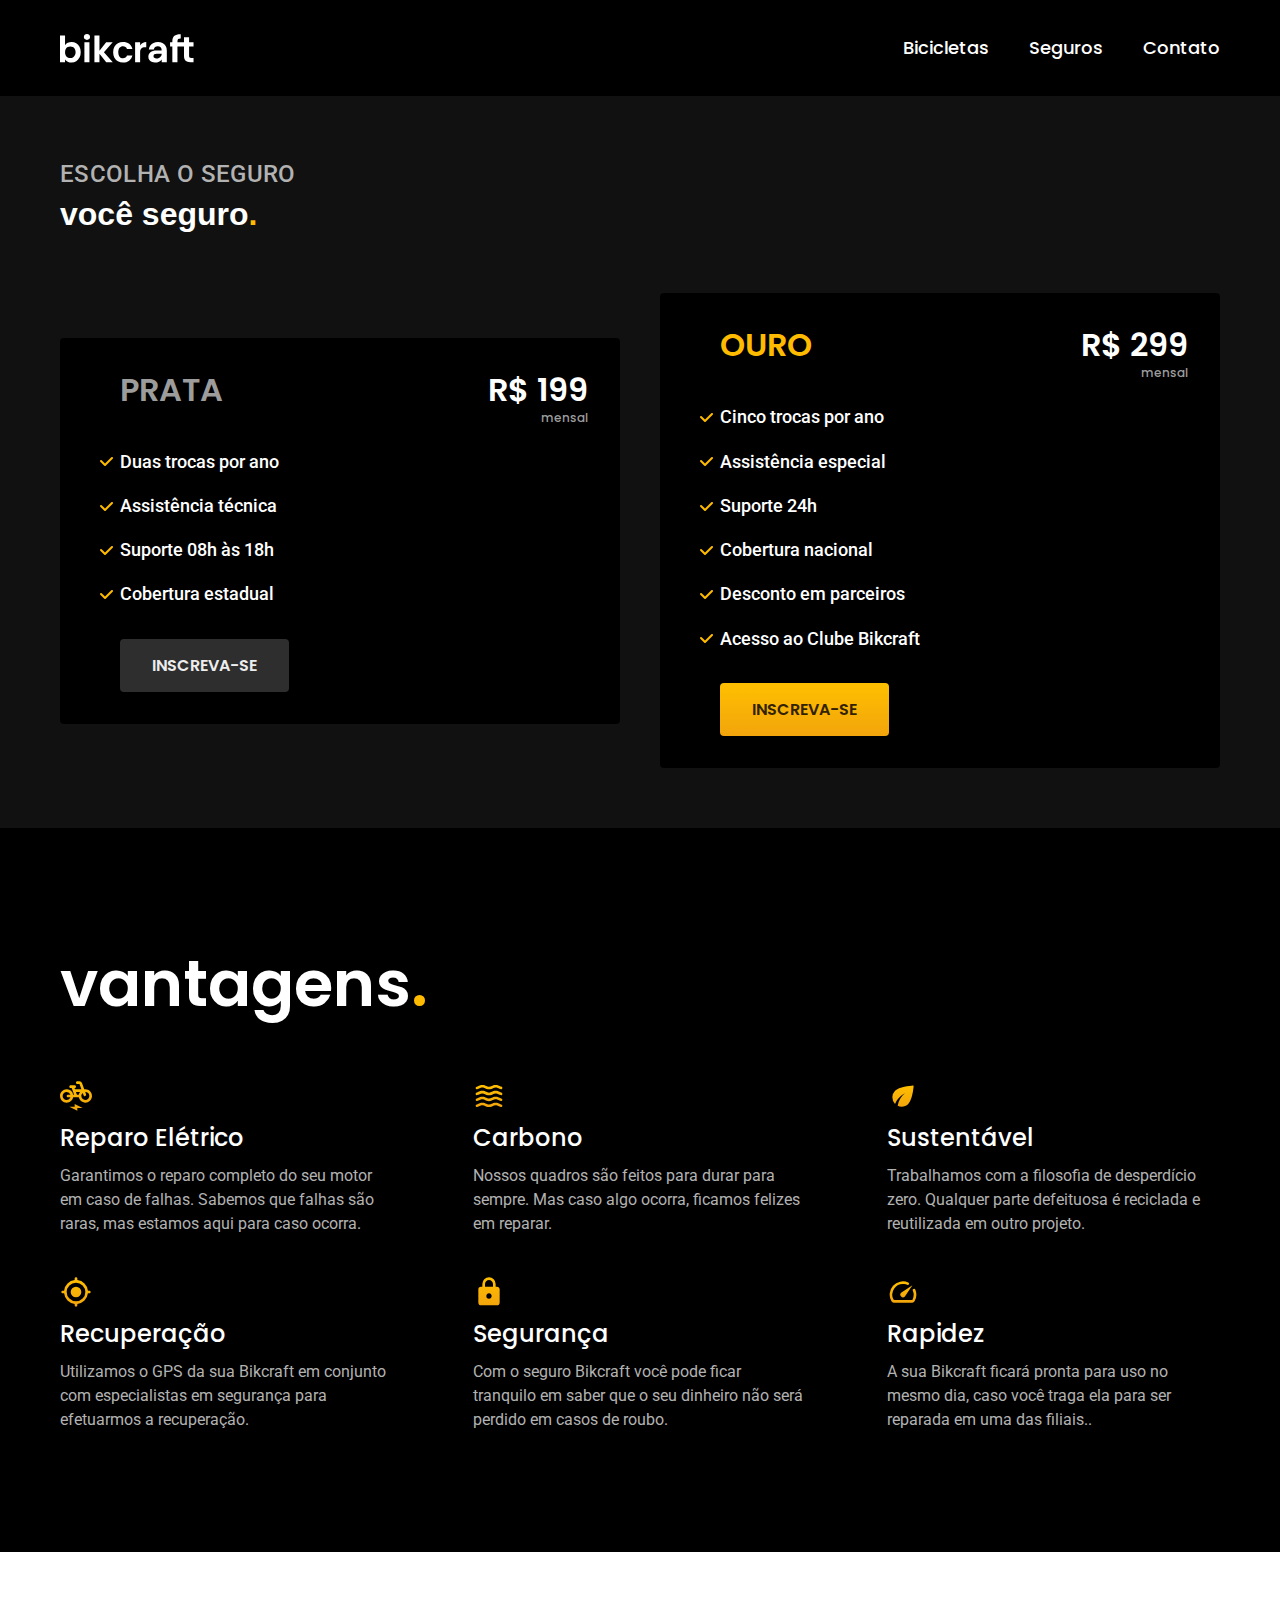
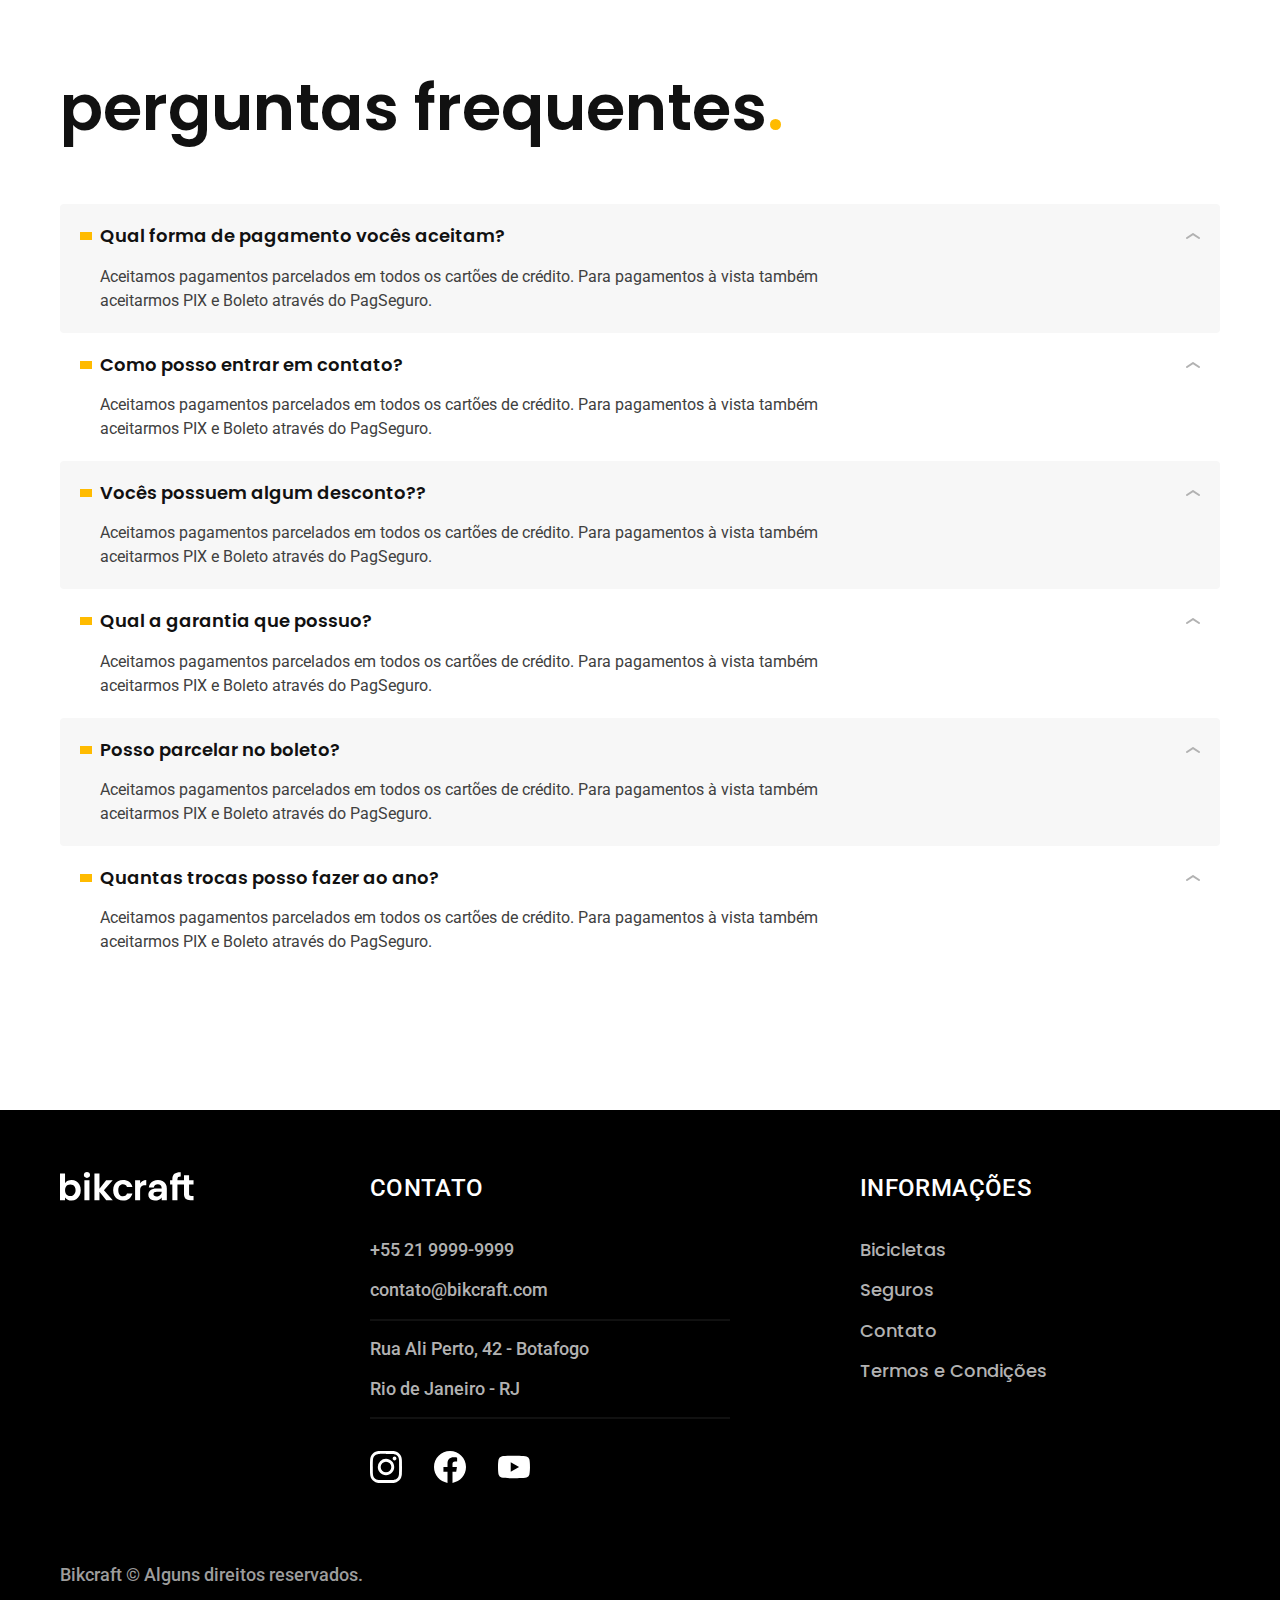
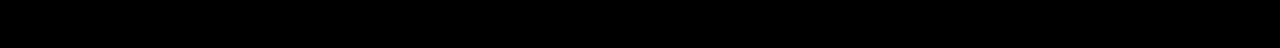
<file: seguros.html>
<!DOCTYPE html>
<html lang="en">

<head>
  <meta charset="UTF-8">
  <meta name="description" content="Seguros.">
  <meta name="viewport" content="width=device-width, initial-scale=1.0">
  <title>Seguros | Bikcraft</title>
  <link rel="stylesheet" href="./css/style.css">
  <!-- fontes -->
  <link rel="preconnect" href="https://fonts.googleapis.com">
  <link rel="preconnect" href="https://fonts.gstatic.com" crossorigin>
  <link href="https://fonts.googleapis.com/css2?family=Merriweather:ital,wght@0,300;0,400;0,700;0,900;1,300;1,400;1,700;1,900&family=Poppins:ital,wght@0,100;0,200;0,300;0,400;0,500;0,600;0,700;0,800;0,900;1,100;1,200;1,300;1,400;1,500;1,600;1,700;1,800;1,900&family=Roboto:ital,wght@0,100;0,300;0,400;0,500;0,700;0,900;1,100;1,300;1,400;1,500;1,700;1,900&display=swap" rel="stylesheet">
</head>

<body id="seguros">
  <header class="header-bg">
    <div class="header container">
      <a href="./">
        <img src="./img/bikcraft.svg" alt="Bikcraft"></a>
      <nav aria-label="primaria">
        <ul class="header-menu font-1-m  cor-0">
          <li><a href="./bicicletas.html">Bicicletas</a></li>
          <li><a href="./seguros.html">Seguros</a></li>
          <li><a href="./contato.html">Contato</a></li>
        </ul>
      </nav>
    </div>
  </header>


  <main class="seguros-bg">
    <div class="titulo-bg">
      <div class="titulo container">
        <p class="font-2-l-b cor-5">Escolha o seguro</p>
        <h1 class="fon-1-xxl cor-0">você seguro<span class="cor-p1">.</span></h1>
      </div>
    </div>


    <div class="seguros container">

      <div class="seguros-item">
        <h3 class="font-1-xl cor-6">PRATA</h3>
        <span class="font-1-xl cor-0">R$ 199 <span class="font-1-xs cor-6">mensal</span></span>
        <ul class="font-2-m cor-0">
          <li>Duas trocas por ano</li>
          <li>Assistência técnica</li>
          <li>Suporte 08h às 18h</li>
          <li>Cobertura estadual</li>
        </ul>
        <a class="botao secundario" href="./orcamento.html">Inscreva-se</a>
      </div>

      <div class="seguros-item">
        <h3 class="font-1-xl cor-p1">OURO</h3>
        <span class="font-1-xl cor-0">R$ 299 <span class="font-1-xs cor-6">mensal</span></span>
        <ul class="font-2-m cor-0">
          <li>Cinco trocas por ano</li>
          <li>Assistência especial</li>
          <li>Suporte 24h
          </li>
          <li>Cobertura nacional</li>
          <li>Desconto em parceiros</li>
          <li>Acesso ao Clube Bikcraft</li>
        </ul>
        <a class="botao" href="./orcamento.html">Inscreva-se</a>
      </div>
    </div>
  </main>


  <article class="vantagens-bg">
    <div class="vantagens container">
      <h2 class="font-1-xxl cor-0">vantagens<span class="cor-p1">.</span></h2>
      <ul>
        <li><img src="./img/icones/eletrica.svg" alt="">
          <h3 class="font-1-l cor-0">Reparo Elétrico</h3>
          <p class="font-2-s cor-5">Garantimos o reparo completo do seu motor em caso de falhas. Sabemos que falhas são raras, mas estamos aqui para caso ocorra.</p>
        </li>
        <li><img src="./img/icones/carbono.svg" alt="">
          <h3 class="font-1-l cor-0">Carbono</h3>
          <p class="font-2-s cor-5">Nossos quadros são feitos para durar para sempre. Mas caso algo ocorra, ficamos felizes em reparar.</p>
        </li>
        <li><img src="./img/icones/sustentavel.svg" alt="">
          <h3 class="font-1-l cor-0">Sustentável</h3>
          <p class="font-2-s cor-5">Trabalhamos com a filosofia de desperdício zero. Qualquer parte defeituosa é reciclada e reutilizada em outro projeto.</p>
        </li>
        <li><img src="./img/icones/rastreador.svg" alt="">
          <h3 class="font-1-l cor-0">Recuperação</h3>
          <p class="font-2-s cor-5">Utilizamos o GPS da sua Bikcraft em conjunto com especialistas em segurança para efetuarmos a recuperação.</p>
        </li>
        <li><img src="./img/icones/seguro.svg" alt="">
          <h3 class="font-1-l cor-0">Segurança</h3>
          <p class="font-2-s cor-5">Com o seguro Bikcraft você pode ficar tranquilo em saber que o seu dinheiro não será perdido em casos de roubo.</p>
        </li>
        <li><img src="./img/icones/velocidade.svg" alt="">
          <h3 class="font-1-l cor-0">Rapidez</h3>
          <p class="font-2-s cor-5">A sua Bikcraft ficará pronta para uso no mesmo dia, caso você traga ela para ser reparada em uma das filiais..</p>
        </li>
      </ul>
    </div>
  </article>


  <article class="perguntas container">
    <h2 class="font-1-xxl ">perguntas frequentes<span class="cor-p1">.</span></h2>

    <dl>
      <div>
        <dt class="font-1-m-b">Qual forma de pagamento vocês aceitam?</dt>
        <dd class="font-2-s cor-9">Aceitamos pagamentos parcelados em todos os cartões de crédito. Para pagamentos à vista também aceitarmos PIX e Boleto através do PagSeguro.</dd>
      </div>
      <div>
        <dt class="font-1-m-b">Como posso entrar em contato?</dt>
        <dd class="font-2-s cor-9">Aceitamos pagamentos parcelados em todos os cartões de crédito. Para pagamentos à vista também aceitarmos PIX e Boleto através do PagSeguro.</dd>
      </div>
      <div>
        <dt class="font-1-m-b">Vocês possuem algum desconto??</dt>
        <dd class="font-2-s cor-9">Aceitamos pagamentos parcelados em todos os cartões de crédito. Para pagamentos à vista também aceitarmos PIX e Boleto através do PagSeguro.</dd>
      </div>
      <div>
        <dt class="font-1-m-b">Qual a garantia que possuo?</dt>
        <dd class="font-2-s cor-9">Aceitamos pagamentos parcelados em todos os cartões de crédito. Para pagamentos à vista também aceitarmos PIX e Boleto através do PagSeguro.</dd>
      </div>
      <div>
        <dt class="font-1-m-b">Posso parcelar no boleto?</dt>
        <dd class="font-2-s cor-9">Aceitamos pagamentos parcelados em todos os cartões de crédito. Para pagamentos à vista também aceitarmos PIX e Boleto através do PagSeguro.</dd>
      </div>
      <div>
        <dt class="font-1-m-b">Quantas trocas posso fazer ao ano?</dt>
        <dd class="font-2-s cor-9">Aceitamos pagamentos parcelados em todos os cartões de crédito. Para pagamentos à vista também aceitarmos PIX e Boleto através do PagSeguro.</dd>
      </div>

    </dl>

  </article>

  <footer class="footer-bg">
    <div class="footer container">
      <img src="./img/bikcraft.svg" alt="Bikcraft" width="136" height="32">
      <div class="footer-contato">
        <h3 class="font-2-l-b cor-0">Contato</h3>
        <ul class="font-2-m cor-5">
          <li>+55 21 9999-9999</li>
          <li>contato@bikcraft.com</li>
          <li>Rua Ali Perto, 42 - Botafogo</li>
          <li>Rio de Janeiro - RJ</li>
        </ul>
        <div class="footer-redes">
          <a href="./"><img src="./img/redes/instagram.svg" alt="Instagram" width="32" height="32"></a>
          <a href="./"><img src="./img/redes/facebook.svg" alt="Facebook" width="32" height="32"></a>
          <a href="./"><img src="./img/redes/youtube.svg" alt="Youtube" width="32" height="32"></a>
        </div>
      </div>
      <div class="footer-informacoes">
        <h3 class="font-2-l-b cor-0">Informações</h3>
        <nav>
          <ul class="font-1-m cor-5">
            <li><a href="./bicicletas.html">Bicicletas</a></li>
            <li><a href="./seguros.html">Seguros</a></li>
            <li><a href="./contato.html">Contato</a></li>
            <li><a href="./termos.html">Termos e Condições</a></li>
          </ul>
        </nav>
      </div>
      <p class="font-2-m cor-6 footer-copy">Bikcraft © Alguns direitos reservados.</p>
    </div>
  </footer>

</body>

</html>
</file>
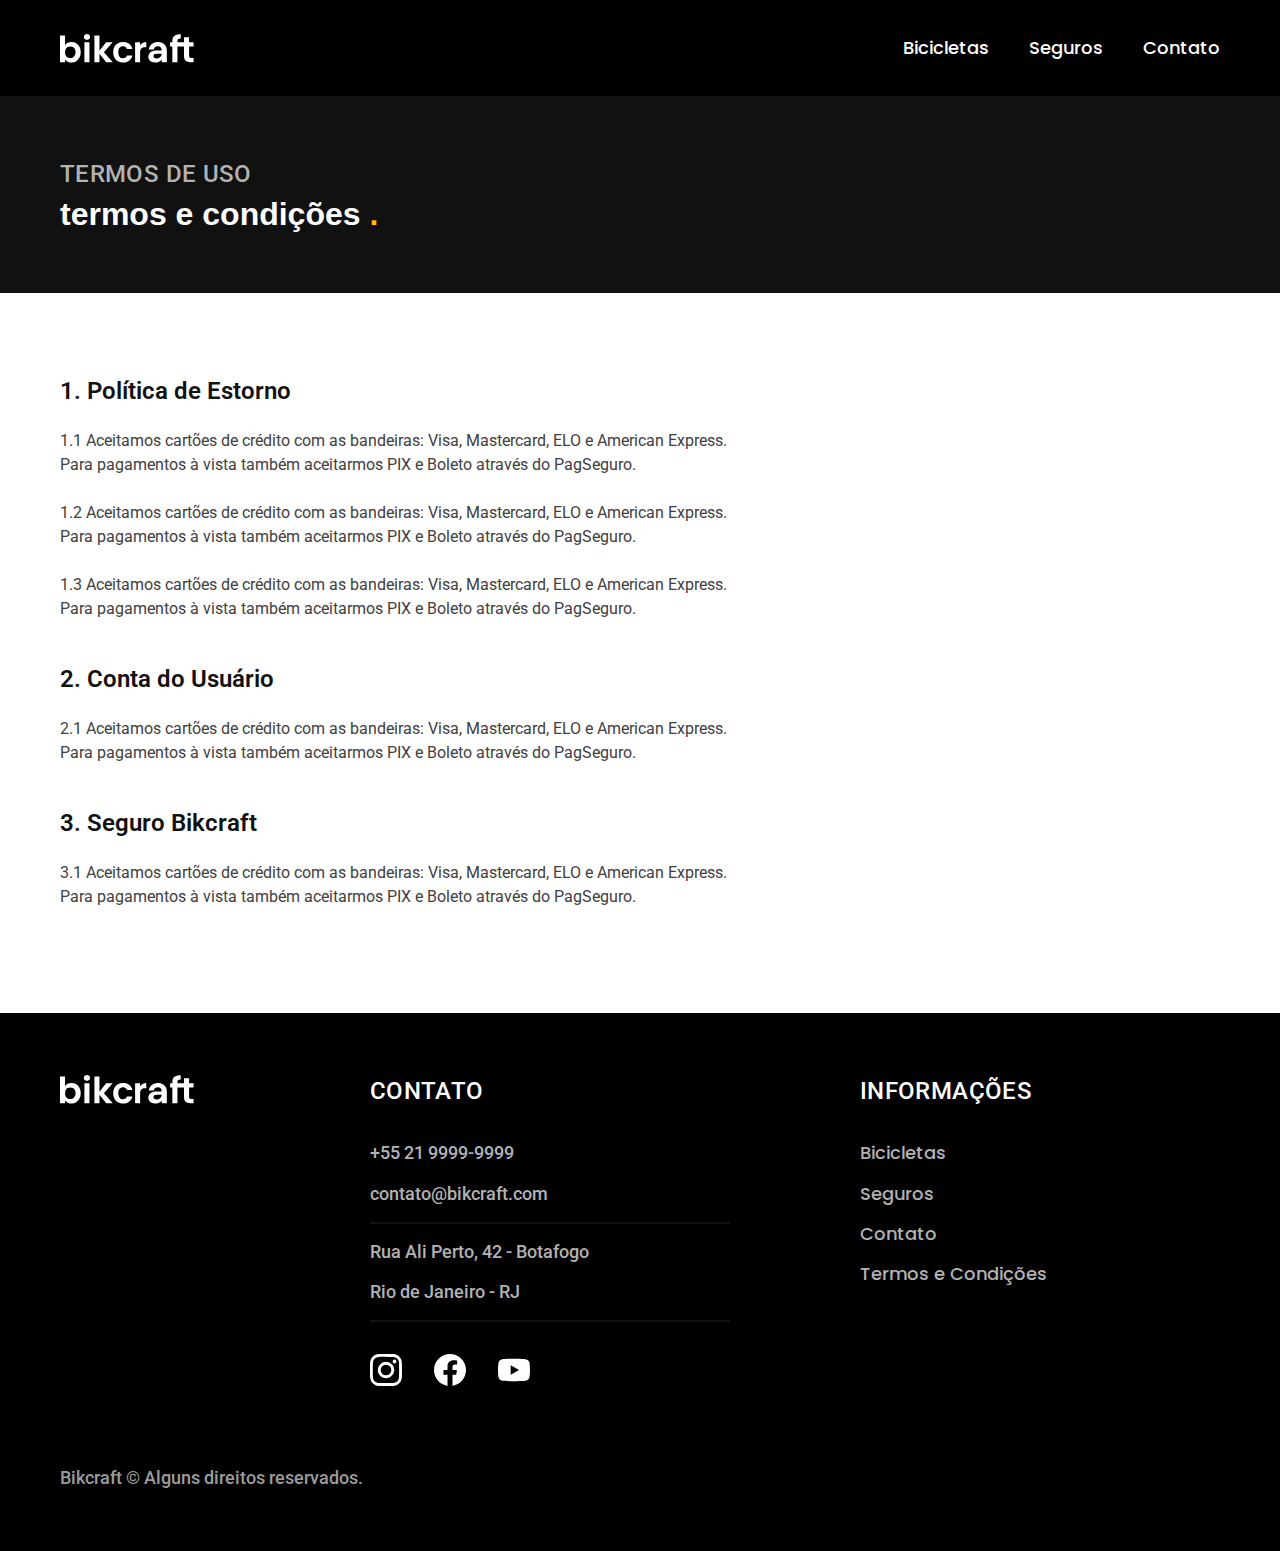
<file: termos.html>
<!DOCTYPE html>
<html lang="en">

<head>
  <meta charset="UTF-8">
  <meta name="description" content="Termos e Condições.">
  <meta name="viewport" content="width=device-width, initial-scale=1.0">
  <title>Termos e Condições | Bikcraft</title>
  <link rel="stylesheet" href="./css/style.css">
  <!-- fontes -->
  <link rel="preconnect" href="https://fonts.googleapis.com">
  <link rel="preconnect" href="https://fonts.gstatic.com" crossorigin>
  <link href="https://fonts.googleapis.com/css2?family=Merriweather:ital,wght@0,300;0,400;0,700;0,900;1,300;1,400;1,700;1,900&family=Poppins:ital,wght@0,100;0,200;0,300;0,400;0,500;0,600;0,700;0,800;0,900;1,100;1,200;1,300;1,400;1,500;1,600;1,700;1,800;1,900&family=Roboto:ital,wght@0,100;0,300;0,400;0,500;0,700;0,900;1,100;1,300;1,400;1,500;1,700;1,900&display=swap" rel="stylesheet">
</head>

<body id="termos">
  <header class="header-bg">
    <div class="header container">
      <a href="./">
        <img src="./img/bikcraft.svg" alt="Bikcraft"></a>
      <nav aria-label="primaria">
        <ul class="header-menu font-1-m  cor-0">
          <li><a href="./bicicletas.html">Bicicletas</a></li>
          <li><a href="./seguros.html">Seguros</a></li>
          <li><a href="./contato.html">Contato</a></li>
        </ul>
      </nav>
    </div>
  </header>


  <main>
    <div class="titulo-bg">
      <div class="titulo container">
        <p class="font-2-l-b cor-5">Termos de uso</p>
        <h1 class="fon-1-xxl cor-0">termos e condições <span class="cor-p1">.</span></h1>
      </div>
    </div>

    <div class="termos container font-2-s cor-10">
      <h2 class="font-1-1 cor-11">1. Política de Estorno</h2>
      <p>1.1 Aceitamos cartões de crédito com as bandeiras: Visa, Mastercard, ELO e American Express. Para pagamentos à vista também aceitarmos PIX e Boleto através do PagSeguro.</p>
      <p>1.2 Aceitamos cartões de crédito com as bandeiras: Visa, Mastercard, ELO e American Express. Para pagamentos à vista também aceitarmos PIX e Boleto através do PagSeguro.</p>
      <p>1.3 Aceitamos cartões de crédito com as bandeiras: Visa, Mastercard, ELO e American Express. Para pagamentos à vista também aceitarmos PIX e Boleto através do PagSeguro.</p>

      <h2 class="font-1-1 cor-11">2. Conta do Usuário</h2>
      <p>2.1 Aceitamos cartões de crédito com as bandeiras: Visa, Mastercard, ELO e American Express. Para pagamentos à vista também aceitarmos PIX e Boleto através do PagSeguro.</p>

      <h2 class="font-1-1 cor-11">3. Seguro Bikcraft</h2>
      <p>3.1 Aceitamos cartões de crédito com as bandeiras: Visa, Mastercard, ELO e American Express. Para pagamentos à vista também aceitarmos PIX e Boleto através do PagSeguro.
      </p>
    </div>

  </main>


  <footer class="footer-bg">
    <div class="footer container">
      <img src="./img/bikcraft.svg" alt="Bikcraft" width="136" height="32">
      <div class="footer-contato">
        <h3 class="font-2-l-b cor-0">Contato</h3>
        <ul class="font-2-m cor-5">
          <li>+55 21 9999-9999</li>
          <li>contato@bikcraft.com</li>
          <li>Rua Ali Perto, 42 - Botafogo</li>
          <li>Rio de Janeiro - RJ</li>
        </ul>
        <div class="footer-redes">
          <a href="./"><img src="./img/redes/instagram.svg" alt="Instagram" width="32" height="32"></a>
          <a href="./"><img src="./img/redes/facebook.svg" alt="Facebook" width="32" height="32"></a>
          <a href="./"><img src="./img/redes/youtube.svg" alt="Youtube" width="32" height="32"></a>
        </div>
      </div>
      <div class="footer-informacoes">
        <h3 class="font-2-l-b cor-0">Informações</h3>
        <nav>
          <ul class="font-1-m cor-5">
            <li><a href="./bicicletas.html">Bicicletas</a></li>
            <li><a href="./seguros.html">Seguros</a></li>
            <li><a href="./contato.html">Contato</a></li>
            <li><a href="./termos.html">Termos e Condições</a></li>
          </ul>
        </nav>
      </div>
      <p class="font-2-m cor-6 footer-copy">Bikcraft © Alguns direitos reservados.</p>
    </div>
  </footer>

</body>

</html>
</file>
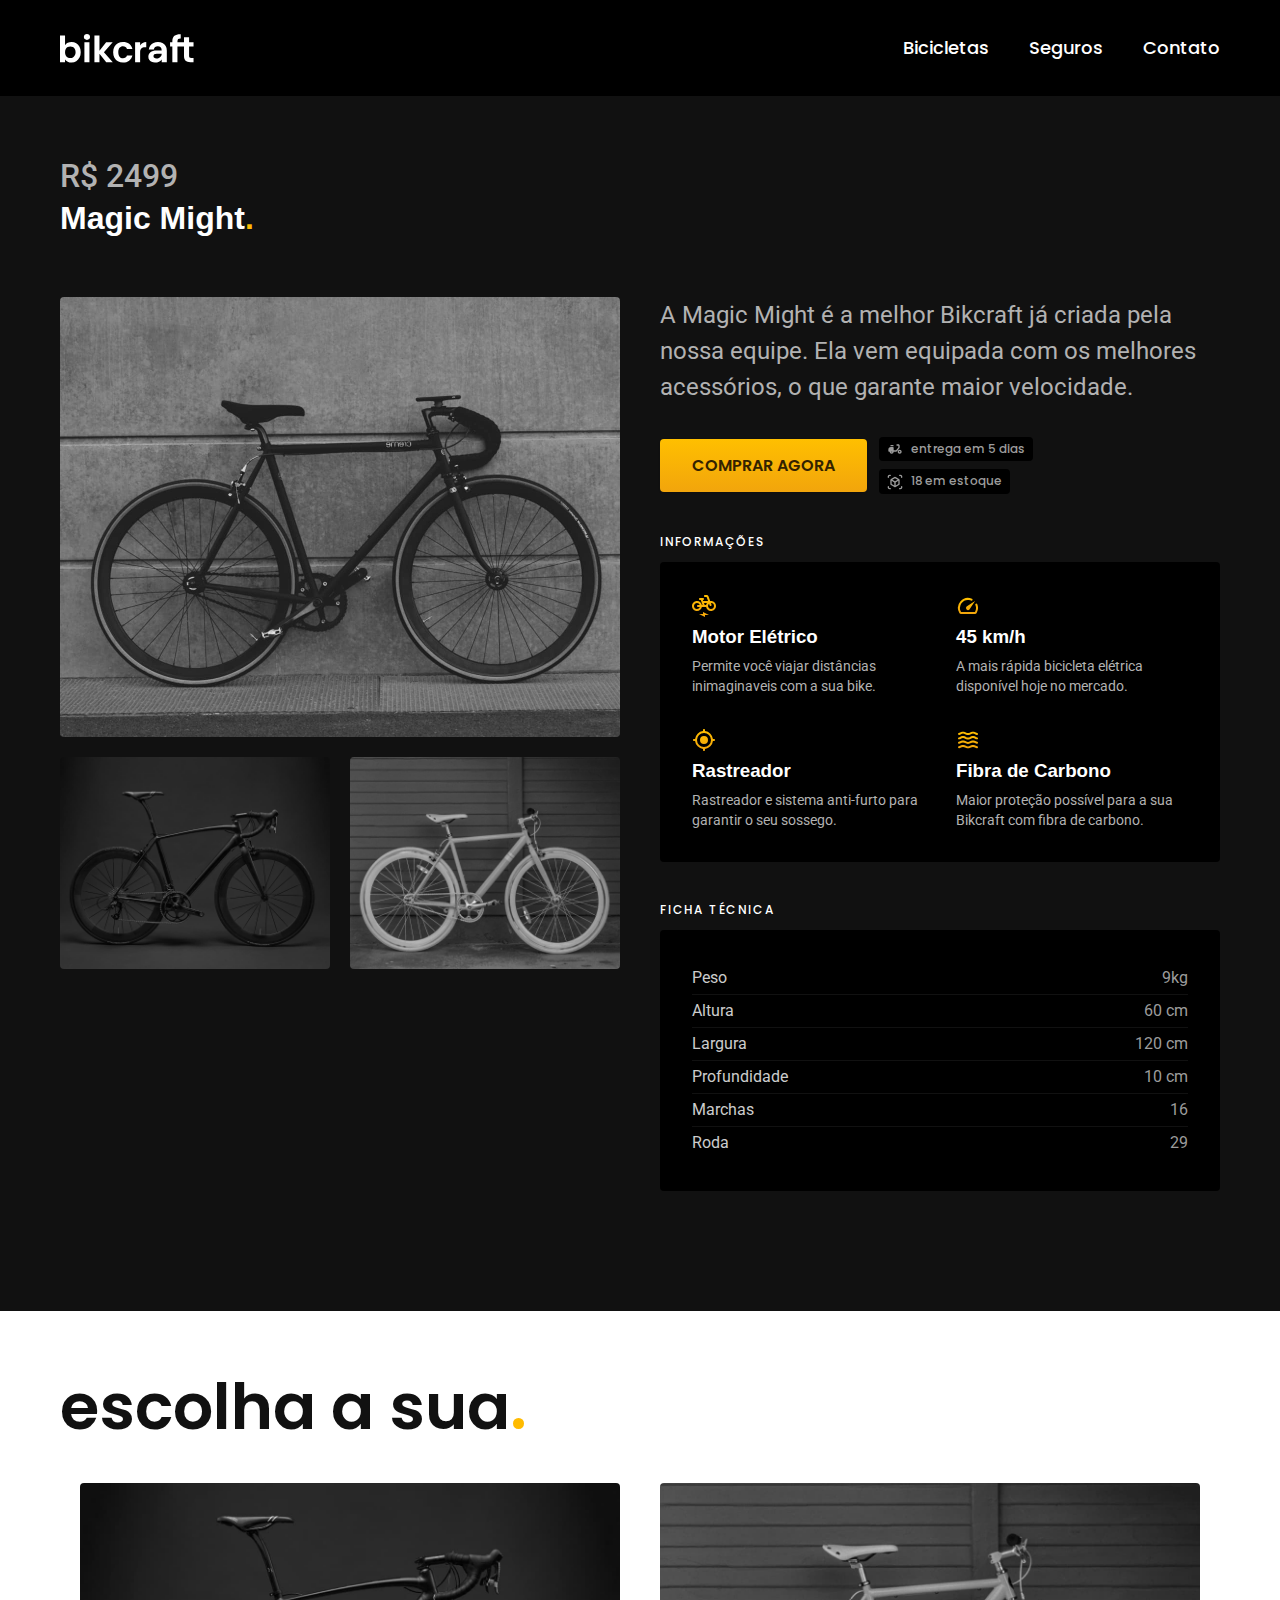
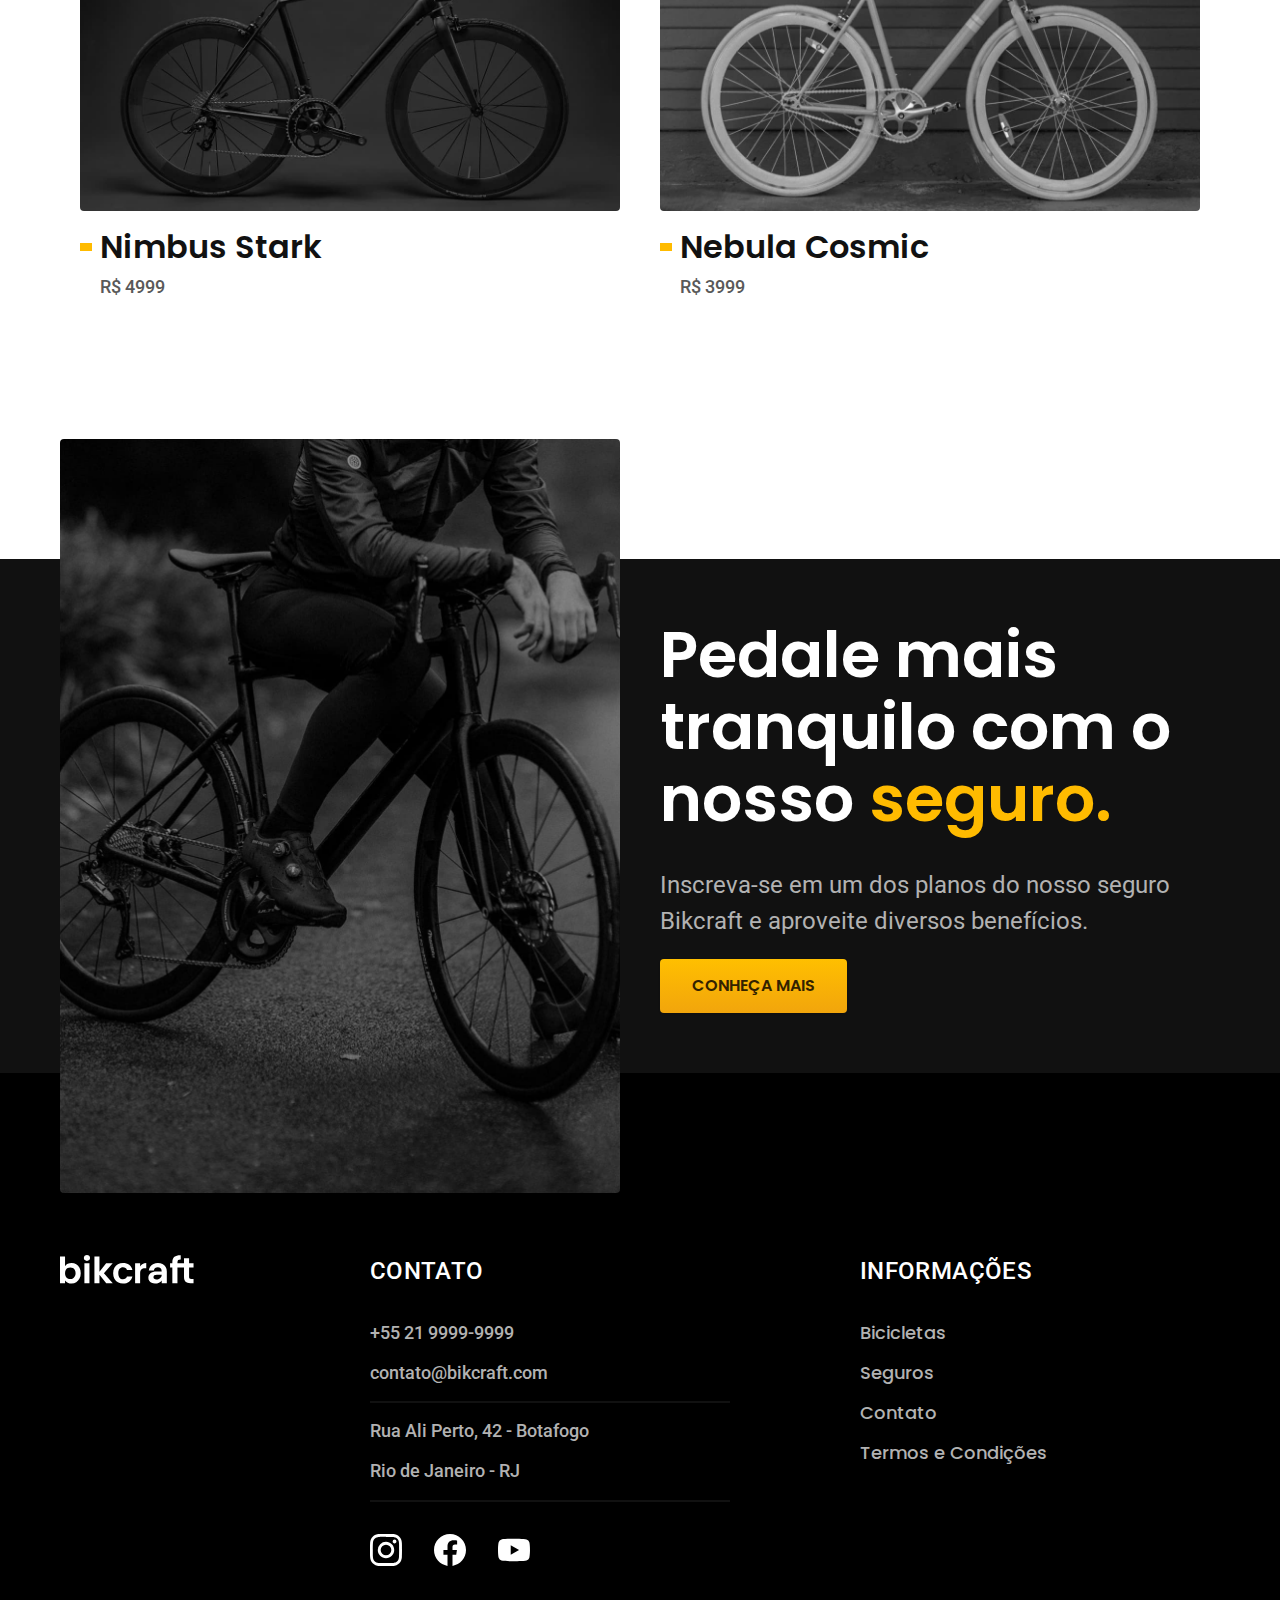
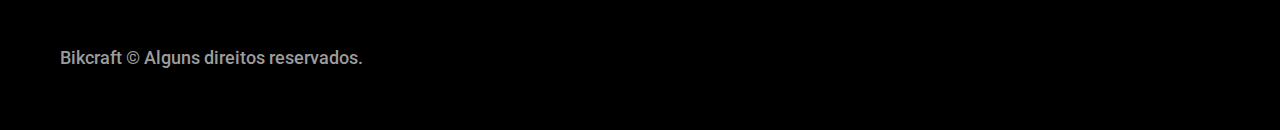
<file: bicicletas/magic.html>
<!DOCTYPE html>
<html lang="en">

<head>
  <meta charset="UTF-8">
  <meta name="description" content="Magic">
  <meta name="viewport" content="width=device-width, initial-scale=1.0">
  <title>Magic | Bikcraft</title>
  <link rel="stylesheet" href="../css/style.css">
  <!-- fontes -->
  <link rel="preconnect" href="https://fonts.googleapis.com">
  <link rel="preconnect" href="https://fonts.gstatic.com" crossorigin>
  <link href="https://fonts.googleapis.com/css2?family=Merriweather:ital,wght@0,300;0,400;0,700;0,900;1,300;1,400;1,700;1,900&family=Poppins:ital,wght@0,100;0,200;0,300;0,400;0,500;0,600;0,700;0,800;0,900;1,100;1,200;1,300;1,400;1,500;1,600;1,700;1,800;1,900&family=Roboto:ital,wght@0,100;0,300;0,400;0,500;0,700;0,900;1,100;1,300;1,400;1,500;1,700;1,900&display=swap" rel="stylesheet">
</head>

<body id="bicicleta">
  <header class="header-bg">
    <div class="header container">
      <a href="../">
        <img src="../img/bikcraft.svg" alt="Bikcraft"></a>
      <nav aria-label="primaria">
        <ul class="header-menu font-1-m  cor-0">
          <li><a href="../bicicletas.html">Bicicletas</a></li>
          <li><a href="../seguros.html">Seguros</a></li>
          <li><a href="../contato.html">Contato</a></li>
        </ul>
      </nav>
    </div>
  </header>


  <main class="titulo-bg">
    <div>
      <div class="titulo container">
        <p class="font-2-xl cor-5">R$ 2499</p>
        <h1 class="fon-1-xxl cor-0">Magic Might<span class="cor-p1">.</span></h1>
      </div>
    </div>


    <div class="bicicleta container">
      <div class="bicicleta-imagens">
        <img src="../img/bicicleta/nimbus2.jpg" alt="">
        <img src="../img/bicicleta/nimbus1.jpg" alt="">
        <img src="../img/bicicleta/nimbus3.jpg" alt="">
      </div>

      <div class="bicicleta-conteudo">
        <p class="font-2-l cor-5">A Magic Might é a melhor Bikcraft já criada pela nossa equipe. Ela vem equipada com os melhores acessórios, o que garante maior velocidade.</p>
        <div class="bicicleta-comprar">
          <a class="botao" href="../orcamento.html">Comprar Agora</a>
          <span class="font-1-xs cor-6"><img src="../img/icones/entrega.svg" alt=""> entrega em 5 dias</span>
          <span class="font-1-xs cor-6"><img src="../img/icones/estoque.svg" alt=""> 18 em estoque</span>
        </div>


        <h2 class="font-1-xs cor-0">Informações</h2>
        <ul class="bicicleta-informacoes">
          <li><img src="../img/icones/eletrica.svg" alt="">
            <h3 class="font-1-x cor-0">Motor Elétrico</h3>
            <p class="font-2-xs cor-5">Permite você viajar distâncias inimaginaveis com a sua bike.</p>
          </li>
          <li><img src="../img/icones/velocidade.svg" alt="">
            <h3 class="font-1-x cor-0">45 km/h</h3>
            <p class="font-2-xs cor-5">A mais rápida bicicleta elétrica disponível hoje no mercado.</p>
          </li>
          <li><img src="../img/icones/rastreador.svg" alt="">
            <h3 class="font-1-x cor-0">Rastreador</h3>
            <p class="font-2-xs cor-5">Rastreador e sistema anti-furto para garantir o seu sossego.</p>
          </li>
          <li><img src="../img/icones/carbono.svg" alt="">
            <h3 class="font-1-x cor-0">Fibra de Carbono</h3>
            <p class="font-2-xs cor-5">Maior proteção possível para a sua Bikcraft com fibra de carbono.</p>
          </li>
        </ul>

        <h2 class="font-1-xs cor-0">Ficha Técnica</h2>
        <ul class="bicicleta-ficha font-2-s cor-4">
          <li>Peso <span>9kg</span></li>
          <li>Altura <span>60 cm</span></li>
          <li>Largura <span>120 cm</span></li>
          <li>Profundidade <span>10 cm</span></li>
          <li>Marchas <span>16</span></li>
          <li>Roda <span>29</span></li>
        </ul>
      </div>

    </div>
  </main>


  <article class="bicicletas-lista container">
    <h2 class="font-1-xxl">escolha a sua<span class="cor-p1">.</span></h2>

    <ul>
      <li>
        <a href="./nimbus.html"><img src="../img/bicicletas/nimbus.jpg" alt="Bicicleta Preta">
          <h3 class="font-1-xl">Nimbus Stark</h3>
          <span class="font-2-m cor-8">R$ 4999</span>
        </a>
      </li>

      <li>
        <a href="./nebula.html"><img src="../img/bicicletas/nebula.jpg" alt="Bicicleta Preta">
          <h3 class="font-1-xl">Nebula Cosmic</h3>
          <span class="font-2-m cor-8">R$ 3999</span>
        </a>
      </li>
    </ul>
  </article>


  <article class="seguro-bg ">
    <div class="seguro container">
      <div class="seguro-imagem">
        <img src="../img/fotos/seguros.jpg" alt="Pessoa em cima de uma bicicleta.">
      </div>
      <div class="seguro-conteudo">
        <h2 class="font-1-xxl cor-0">Pedale mais tranquilo com o nosso <span class="cor-p1">seguro.</span></h2>
        <p class="font-2-l cor-5">Inscreva-se em um dos planos do nosso seguro Bikcraft e aproveite diversos benefícios.</p>
        <a class="botao" href="../seguros.html">Conheça Mais</a>
      </div>
    </div>
  </article>


  <footer class=" footer-bg">
    <div class="footer container">
      <img src="../img/bikcraft.svg" alt="Bikcraft" width="136" height="32">
      <div class="footer-contato">
        <h3 class="font-2-l-b cor-0">Contato</h3>
        <ul class="font-2-m cor-5">
          <li>+55 21 9999-9999</li>
          <li>contato@bikcraft.com</li>
          <li>Rua Ali Perto, 42 - Botafogo</li>
          <li>Rio de Janeiro - RJ</li>
        </ul>
        <div class="footer-redes">
          <a href="../"><img src="../img/redes/instagram.svg" alt="Instagram" width="32" height="32"></a>
          <a href="../"><img src="../img/redes/facebook.svg" alt="Facebook" width="32" height="32"></a>
          <a href="../"><img src="../img/redes/youtube.svg" alt="Youtube" width="32" height="32"></a>
        </div>
      </div>
      <div class="footer-informacoes">
        <h3 class="font-2-l-b cor-0">Informações</h3>
        <nav>
          <ul class="font-1-m cor-5">
            <li><a href="../bicicletas.html">Bicicletas</a></li>
            <li><a href="../seguros.html">Seguros</a></li>
            <li><a href="../contato.html">Contato</a></li>
            <li><a href="../termos.html">Termos e Condições</a></li>
          </ul>
        </nav>
      </div>
      <p class="font-2-m cor-6 footer-copy">Bikcraft © Alguns direitos reservados.</p>
    </div>
  </footer>

</body>

</html>
</file>
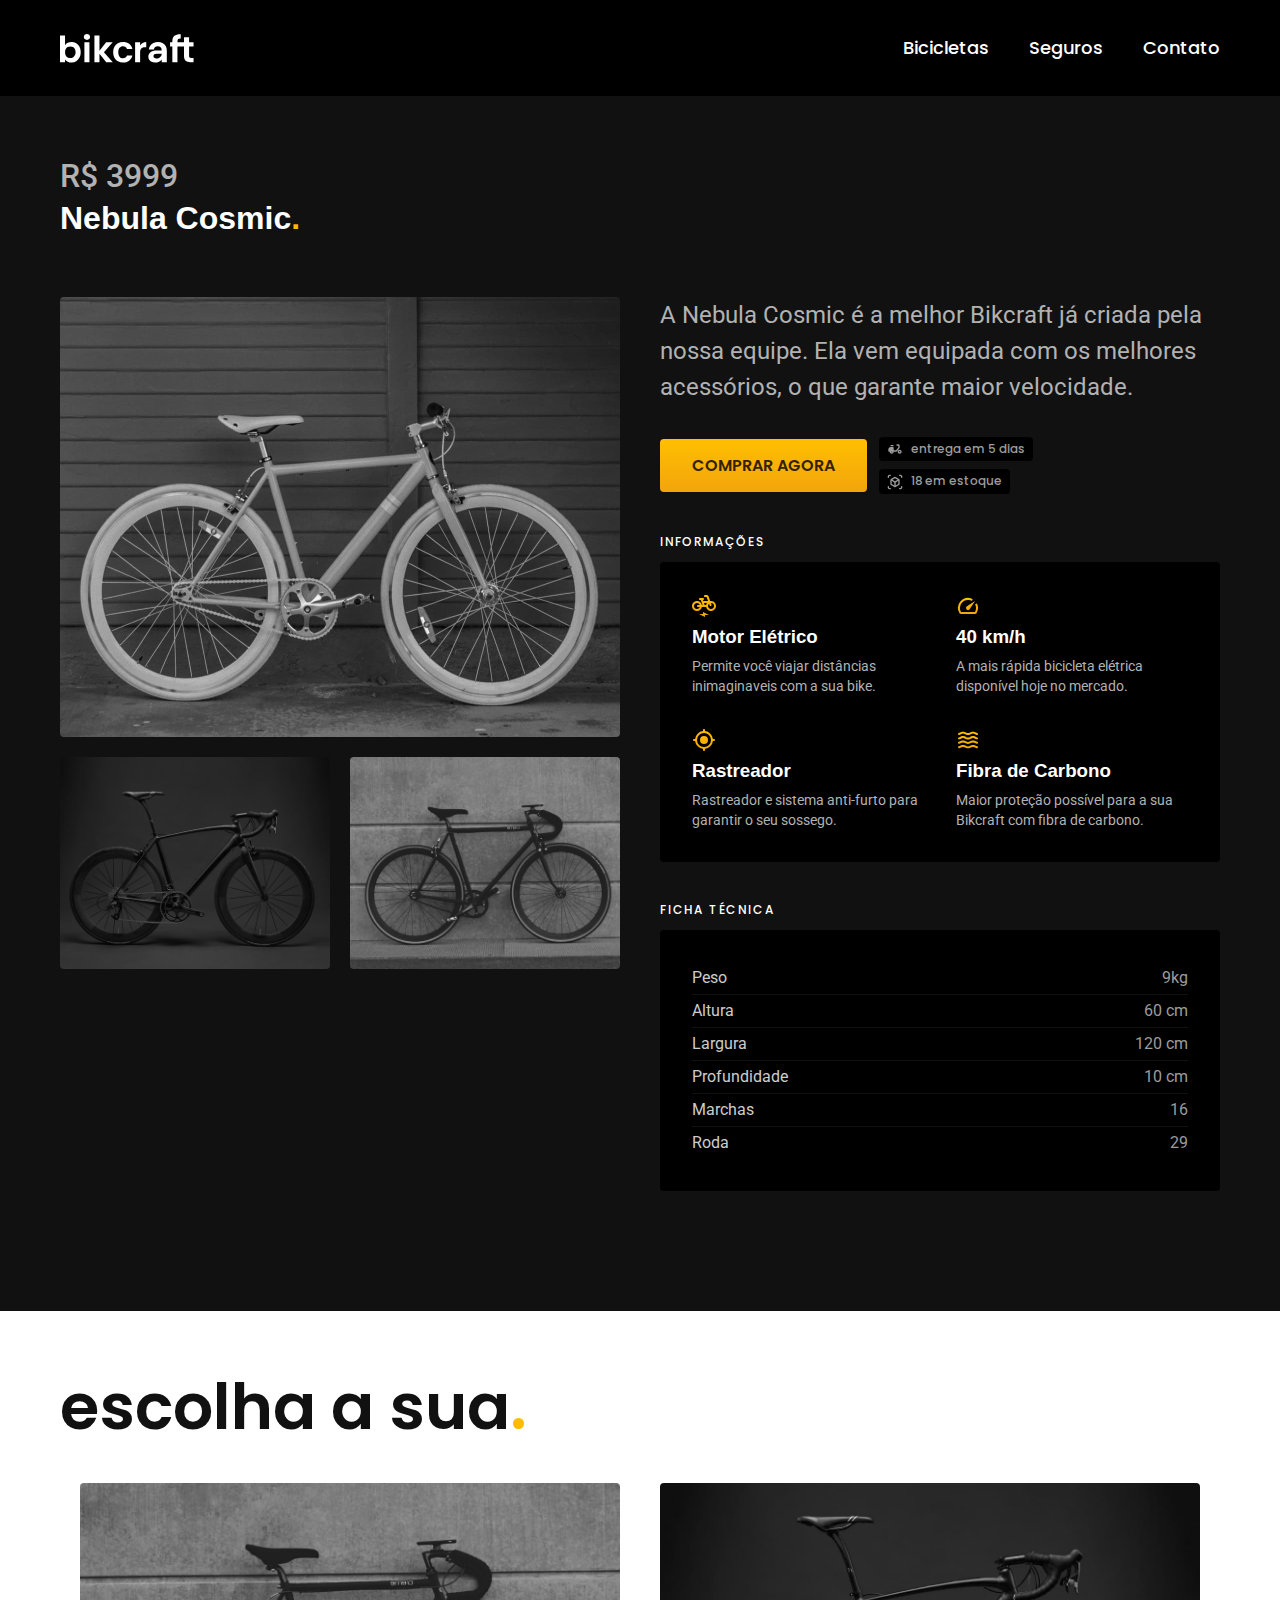
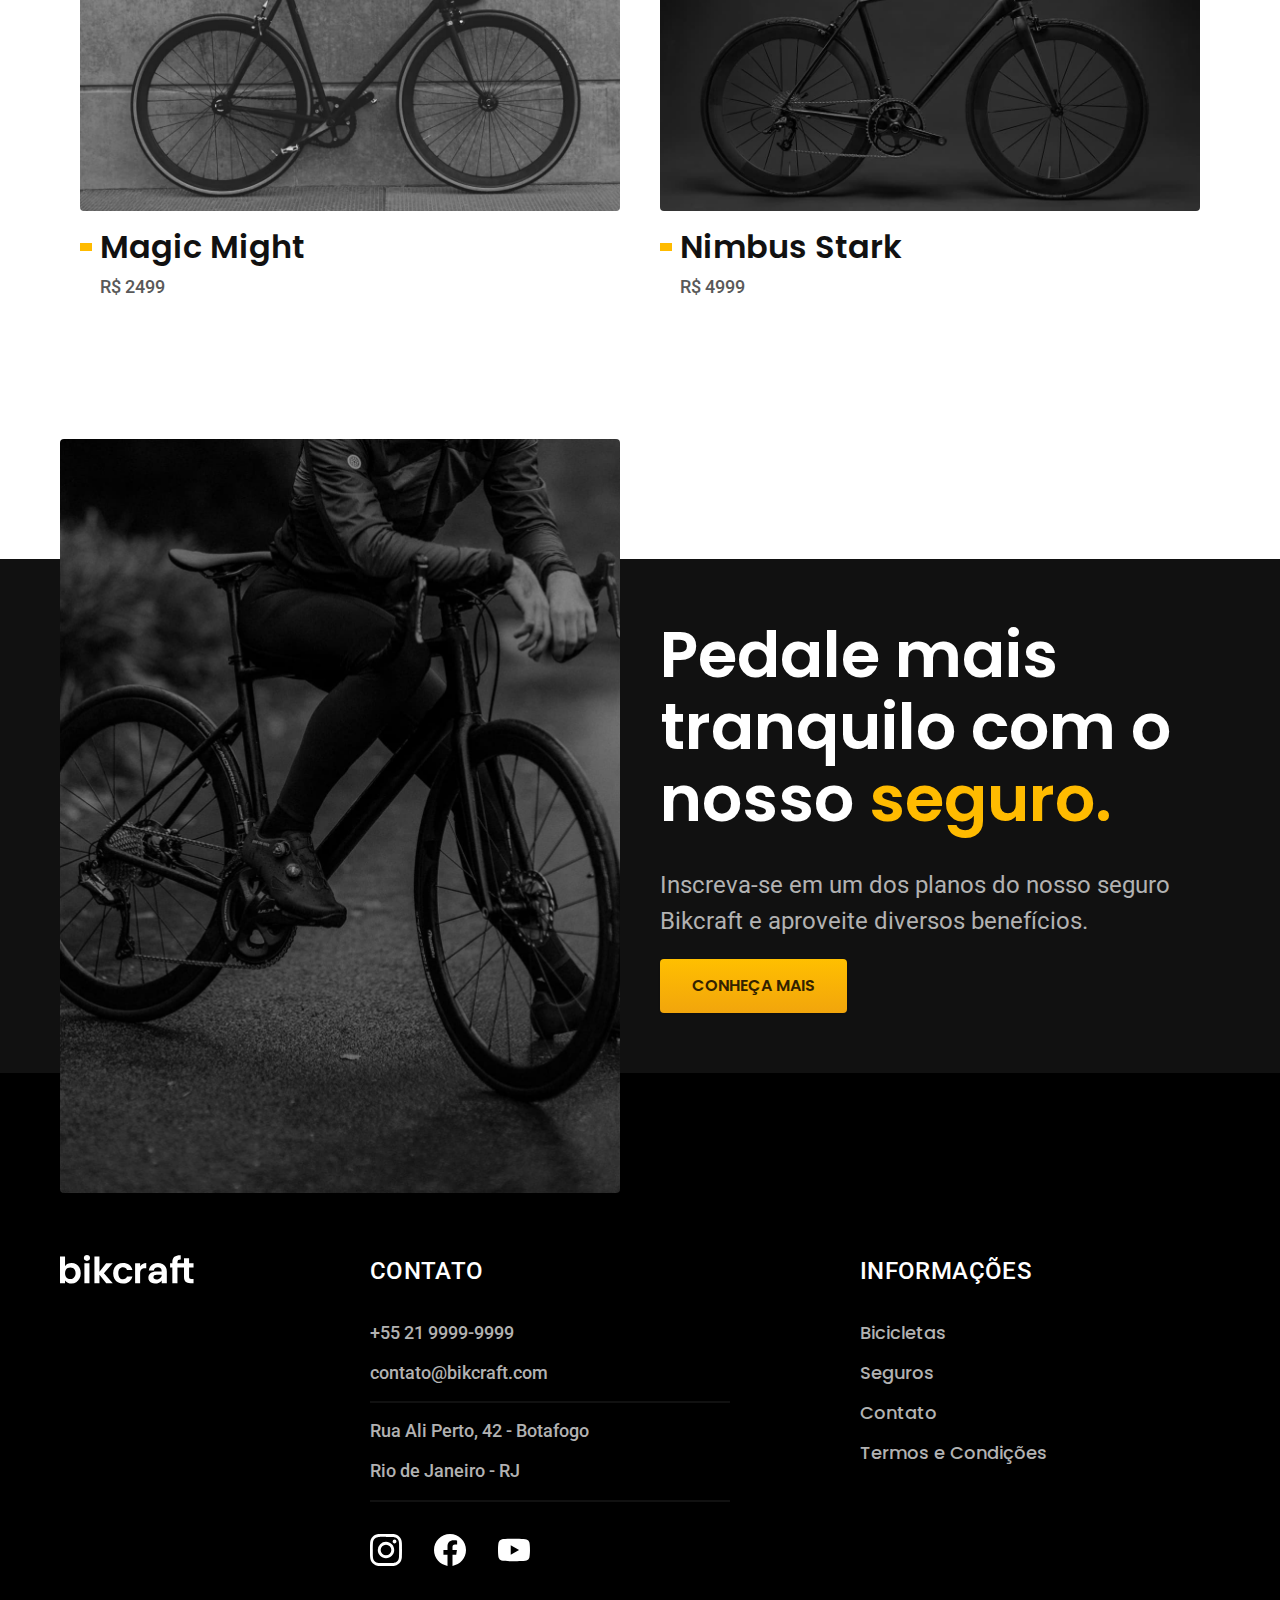
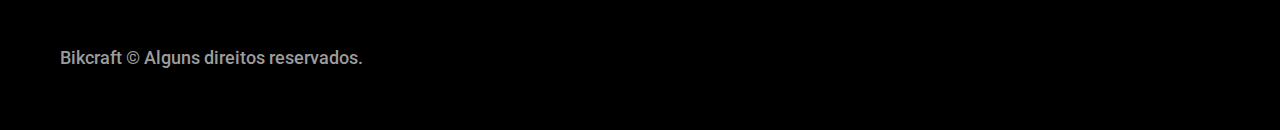
<file: bicicletas/nebula.html>
<!DOCTYPE html>
<html lang="en">

<head>
  <meta charset="UTF-8">
  <meta name="description" content="Nebula">
  <meta name="viewport" content="width=device-width, initial-scale=1.0">
  <title>Nebula | Bikcraft</title>
  <link rel="stylesheet" href="../css/style.css">
  <!-- fontes -->
  <link rel="preconnect" href="https://fonts.googleapis.com">
  <link rel="preconnect" href="https://fonts.gstatic.com" crossorigin>
  <link href="https://fonts.googleapis.com/css2?family=Merriweather:ital,wght@0,300;0,400;0,700;0,900;1,300;1,400;1,700;1,900&family=Poppins:ital,wght@0,100;0,200;0,300;0,400;0,500;0,600;0,700;0,800;0,900;1,100;1,200;1,300;1,400;1,500;1,600;1,700;1,800;1,900&family=Roboto:ital,wght@0,100;0,300;0,400;0,500;0,700;0,900;1,100;1,300;1,400;1,500;1,700;1,900&display=swap" rel="stylesheet">
</head>

<body id="bicicleta">
  <header class="header-bg">
    <div class="header container">
      <a href="../">
        <img src="../img/bikcraft.svg" alt="Bikcraft"></a>
      <nav aria-label="primaria">
        <ul class="header-menu font-1-m  cor-0">
          <li><a href="../bicicletas.html">Bicicletas</a></li>
          <li><a href="../seguros.html">Seguros</a></li>
          <li><a href="../contato.html">Contato</a></li>
        </ul>
      </nav>
    </div>
  </header>


  <main class="titulo-bg">
    <div>
      <div class="titulo container">
        <p class="font-2-xl cor-5">R$ 3999</p>
        <h1 class="fon-1-xxl cor-0">Nebula Cosmic<span class="cor-p1">.</span></h1>
      </div>
    </div>


    <div class="bicicleta container">
      <div class="bicicleta-imagens">
        <img src="../img/bicicleta/nimbus3.jpg" alt="">
        <img src="../img/bicicleta/nimbus1.jpg" alt="">
        <img src="../img/bicicleta/nimbus2.jpg" alt="">
      </div>

      <div class="bicicleta-conteudo">
        <p class="font-2-l cor-5">A Nebula Cosmic é a melhor Bikcraft já criada pela nossa equipe. Ela vem equipada com os melhores acessórios, o que garante maior velocidade.</p>
        <div class="bicicleta-comprar">
          <a class="botao" href="../orcamento.html">Comprar Agora</a>
          <span class="font-1-xs cor-6"><img src="../img/icones/entrega.svg" alt=""> entrega em 5 dias</span>
          <span class="font-1-xs cor-6"><img src="../img/icones/estoque.svg" alt=""> 18 em estoque</span>
        </div>


        <h2 class="font-1-xs cor-0">Informações</h2>
        <ul class="bicicleta-informacoes">
          <li><img src="../img/icones/eletrica.svg" alt="">
            <h3 class="font-1-x cor-0">Motor Elétrico</h3>
            <p class="font-2-xs cor-5">Permite você viajar distâncias inimaginaveis com a sua bike.</p>
          </li>
          <li><img src="../img/icones/velocidade.svg" alt="">
            <h3 class="font-1-x cor-0">40 km/h</h3>
            <p class="font-2-xs cor-5">A mais rápida bicicleta elétrica disponível hoje no mercado.</p>
          </li>
          <li><img src="../img/icones/rastreador.svg" alt="">
            <h3 class="font-1-x cor-0">Rastreador</h3>
            <p class="font-2-xs cor-5">Rastreador e sistema anti-furto para garantir o seu sossego.</p>
          </li>
          <li><img src="../img/icones/carbono.svg" alt="">
            <h3 class="font-1-x cor-0">Fibra de Carbono</h3>
            <p class="font-2-xs cor-5">Maior proteção possível para a sua Bikcraft com fibra de carbono.</p>
          </li>
        </ul>

        <h2 class="font-1-xs cor-0">Ficha Técnica</h2>
        <ul class="bicicleta-ficha font-2-s cor-4">
          <li>Peso <span>9kg</span></li>
          <li>Altura <span>60 cm</span></li>
          <li>Largura <span>120 cm</span></li>
          <li>Profundidade <span>10 cm</span></li>
          <li>Marchas <span>16</span></li>
          <li>Roda <span>29</span></li>
        </ul>
      </div>

    </div>
  </main>


  <article class="bicicletas-lista container">
    <h2 class="font-1-xxl">escolha a sua<span class="cor-p1">.</span></h2>

    <ul>
      <li>
        <a href="./magic.html"><img src="../img/bicicletas/magic.jpg" alt="Bicicleta Preta">
          <h3 class="font-1-xl">Magic Might</h3>
          <span class="font-2-m cor-8">R$ 2499</span>
        </a>
      </li>

      <li>
        <a href="./nimbus.html"><img src="../img/bicicletas/nimbus.jpg" alt="Bicicleta Preta">
          <h3 class="font-1-xl">Nimbus Stark</h3>
          <span class="font-2-m cor-8">R$ 4999</span>
        </a>
      </li>
    </ul>
  </article>


  <article class="seguro-bg ">
    <div class="seguro container">
      <div class="seguro-imagem">
        <img src="../img/fotos/seguros.jpg" alt="Pessoa em cima de uma bicicleta.">
      </div>
      <div class="seguro-conteudo">
        <h2 class="font-1-xxl cor-0">Pedale mais tranquilo com o nosso <span class="cor-p1">seguro.</span></h2>
        <p class="font-2-l cor-5">Inscreva-se em um dos planos do nosso seguro Bikcraft e aproveite diversos benefícios.</p>
        <a class="botao" href="../seguros.html">Conheça Mais</a>
      </div>
    </div>
  </article>


  <footer class=" footer-bg">
    <div class="footer container">
      <img src="../img/bikcraft.svg" alt="Bikcraft" width="136" height="32">
      <div class="footer-contato">
        <h3 class="font-2-l-b cor-0">Contato</h3>
        <ul class="font-2-m cor-5">
          <li>+55 21 9999-9999</li>
          <li>contato@bikcraft.com</li>
          <li>Rua Ali Perto, 42 - Botafogo</li>
          <li>Rio de Janeiro - RJ</li>
        </ul>
        <div class="footer-redes">
          <a href="../"><img src="../img/redes/instagram.svg" alt="Instagram" width="32" height="32"></a>
          <a href="../"><img src="../img/redes/facebook.svg" alt="Facebook" width="32" height="32"></a>
          <a href="../"><img src="../img/redes/youtube.svg" alt="Youtube" width="32" height="32"></a>
        </div>
      </div>
      <div class="footer-informacoes">
        <h3 class="font-2-l-b cor-0">Informações</h3>
        <nav>
          <ul class="font-1-m cor-5">
            <li><a href="../bicicletas.html">Bicicletas</a></li>
            <li><a href="../seguros.html">Seguros</a></li>
            <li><a href="../contato.html">Contato</a></li>
            <li><a href="../termos.html">Termos e Condições</a></li>
          </ul>
        </nav>
      </div>
      <p class="font-2-m cor-6 footer-copy">Bikcraft © Alguns direitos reservados.</p>
    </div>
  </footer>

</body>

</html>
</file>
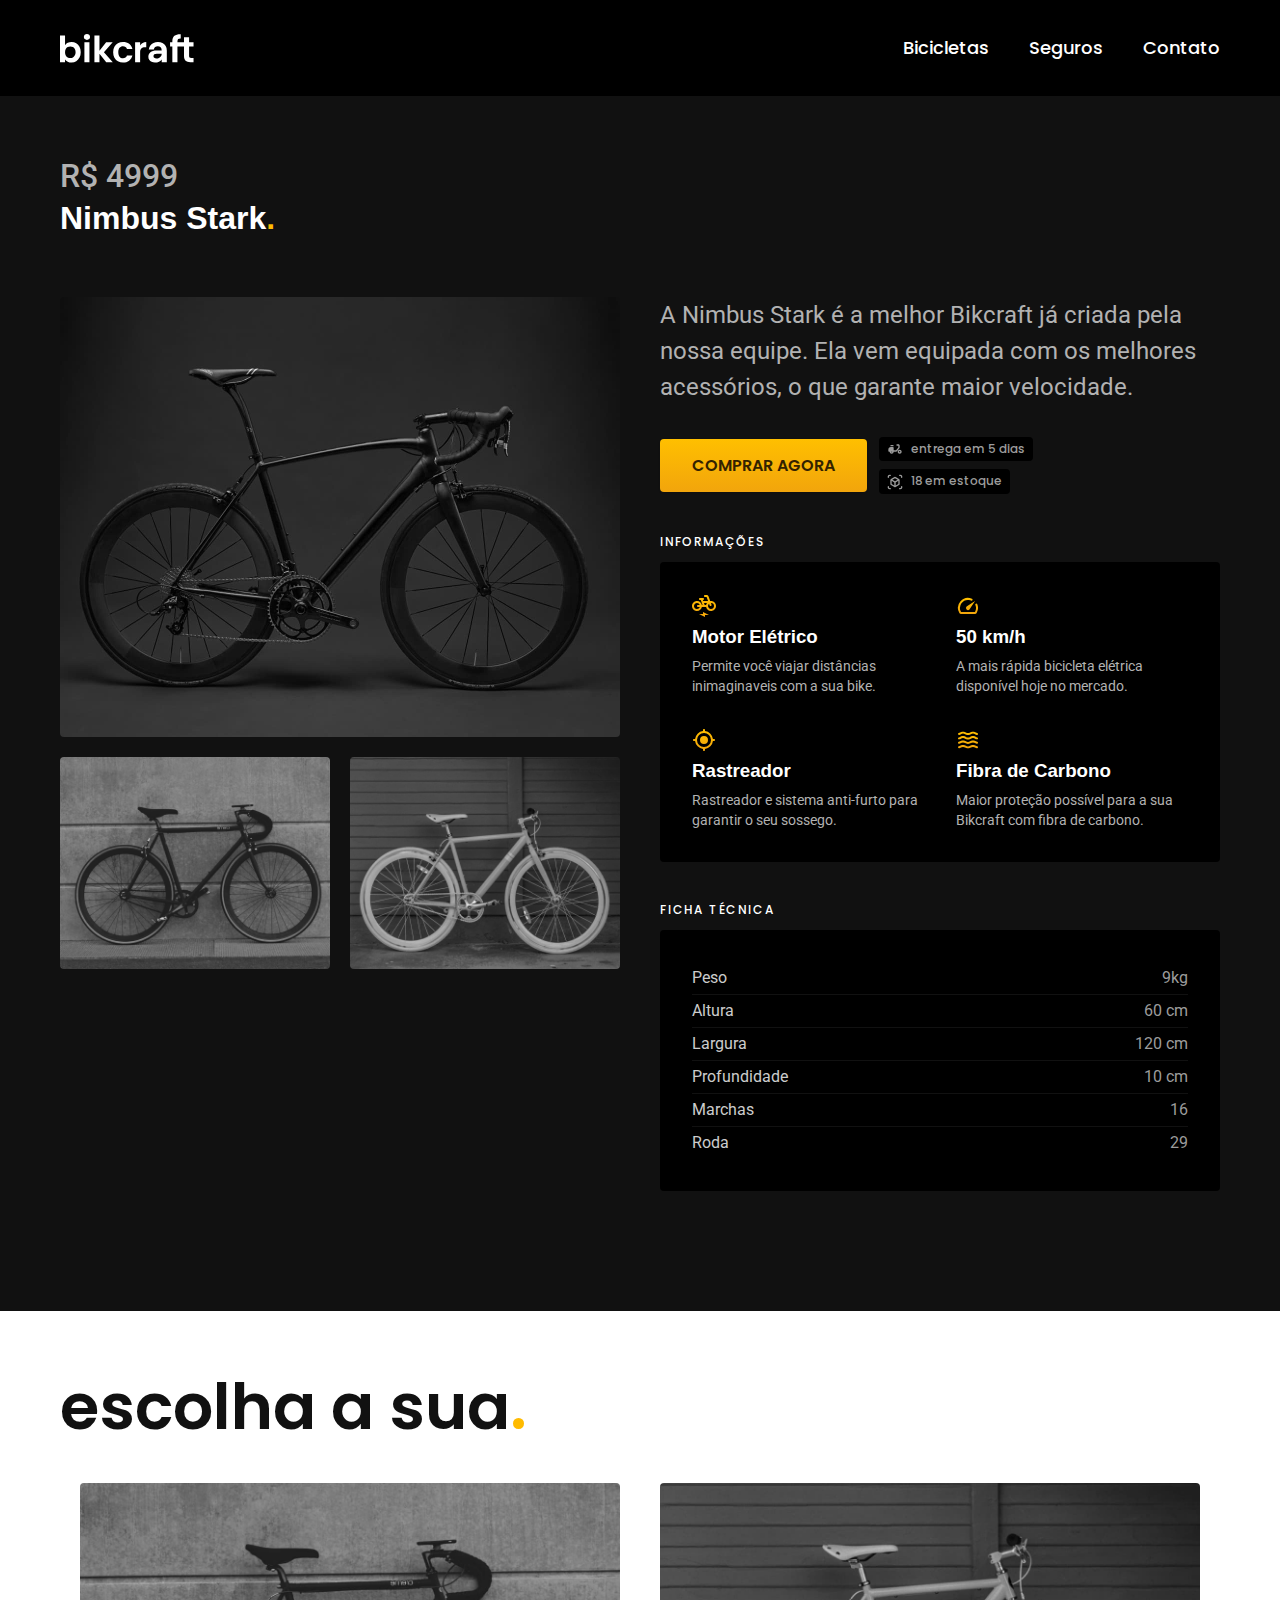
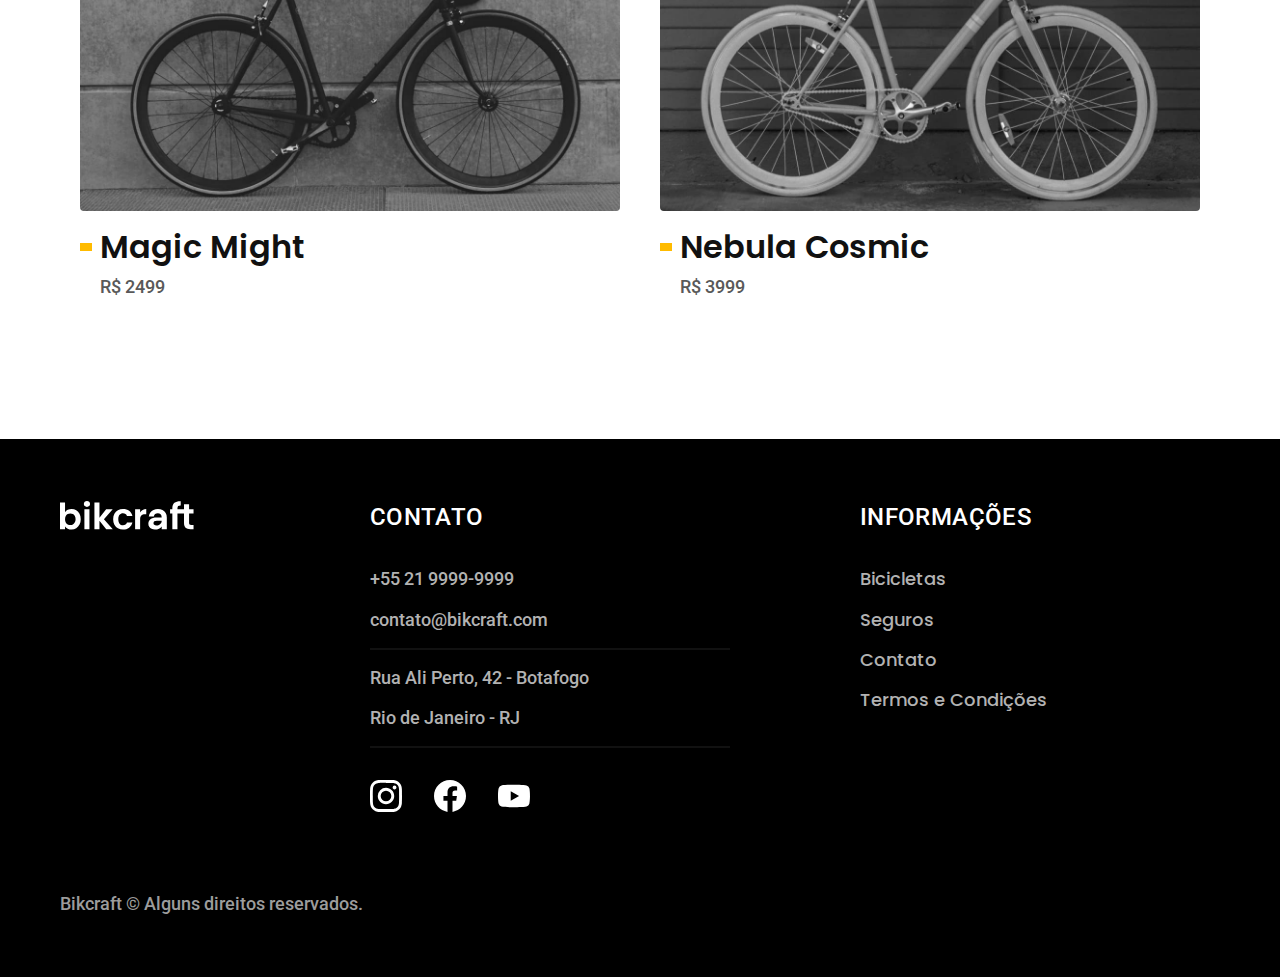
<file: bicicletas/nimbus.html>
<!DOCTYPE html>
<html lang="en">

<head>
  <meta charset="UTF-8">
  <meta name="description" content="Termos e Condições.">
  <meta name="viewport" content="width=device-width, initial-scale=1.0">
  <title>Termos e Condições | Bikcraft</title>
  <link rel="stylesheet" href="../css/style.css">
  <!-- fontes -->
  <link rel="preconnect" href="https://fonts.googleapis.com">
  <link rel="preconnect" href="https://fonts.gstatic.com" crossorigin>
  <link href="https://fonts.googleapis.com/css2?family=Merriweather:ital,wght@0,300;0,400;0,700;0,900;1,300;1,400;1,700;1,900&family=Poppins:ital,wght@0,100;0,200;0,300;0,400;0,500;0,600;0,700;0,800;0,900;1,100;1,200;1,300;1,400;1,500;1,600;1,700;1,800;1,900&family=Roboto:ital,wght@0,100;0,300;0,400;0,500;0,700;0,900;1,100;1,300;1,400;1,500;1,700;1,900&display=swap" rel="stylesheet">
</head>

<body id="bicicleta">
  <header class="header-bg">
    <div class="header container">
      <a href="../">
        <img src="../img/bikcraft.svg" alt="Bikcraft"></a>
      <nav aria-label="primaria">
        <ul class="header-menu font-1-m  cor-0">
          <li><a href="../bicicletas.html">Bicicletas</a></li>
          <li><a href="../seguros.html">Seguros</a></li>
          <li><a href="../contato.html">Contato</a></li>
        </ul>
      </nav>
    </div>
  </header>


  <main class="titulo-bg">
    <div>
      <div class="titulo container">
        <p class="font-2-xl cor-5">R$ 4999</p>
        <h1 class="fon-1-xxl cor-0">Nimbus Stark<span class="cor-p1">.</span></h1>
      </div>
    </div>


    <div class="bicicleta container">
      <div class="bicicleta-imagens">
        <img src="../img/bicicleta/nimbus1.jpg" alt="">
        <img src="../img/bicicleta/nimbus2.jpg" alt="">
        <img src="../img/bicicleta/nimbus3.jpg" alt="">
      </div>

      <div class="bicicleta-conteudo">
        <p class="font-2-l cor-5">A Nimbus Stark é a melhor Bikcraft já criada pela nossa equipe. Ela vem equipada com os melhores acessórios, o que garante maior velocidade.</p>
        <div class="bicicleta-comprar">
          <a class="botao" href="../orcamento.html">Comprar Agora</a>
          <span class="font-1-xs cor-6"><img src="../img/icones/entrega.svg" alt=""> entrega em 5 dias</span>
          <span class="font-1-xs cor-6"><img src="../img/icones/estoque.svg" alt=""> 18 em estoque</span>
        </div>


        <h2 class="font-1-xs cor-0">Informações</h2>
        <ul class="bicicleta-informacoes">
          <li><img src="../img/icones/eletrica.svg" alt="">
            <h3 class="font-1-x cor-0">Motor Elétrico</h3>
            <p class="font-2-xs cor-5">Permite você viajar distâncias inimaginaveis com a sua bike.</p>
          </li>
          <li><img src="../img/icones/velocidade.svg" alt="">
            <h3 class="font-1-x cor-0">50 km/h</h3>
            <p class="font-2-xs cor-5">A mais rápida bicicleta elétrica disponível hoje no mercado.</p>
          </li>
          <li><img src="../img/icones/rastreador.svg" alt="">
            <h3 class="font-1-x cor-0">Rastreador</h3>
            <p class="font-2-xs cor-5">Rastreador e sistema anti-furto para garantir o seu sossego.</p>
          </li>
          <li><img src="../img/icones/carbono.svg" alt="">
            <h3 class="font-1-x cor-0">Fibra de Carbono</h3>
            <p class="font-2-xs cor-5">Maior proteção possível para a sua Bikcraft com fibra de carbono.</p>
          </li>
        </ul>

        <h2 class="font-1-xs cor-0">Ficha Técnica</h2>
        <ul class="bicicleta-ficha font-2-s cor-4">
          <li>Peso <span>9kg</span></li>
          <li>Altura <span>60 cm</span></li>
          <li>Largura <span>120 cm</span></li>
          <li>Profundidade <span>10 cm</span></li>
          <li>Marchas <span>16</span></li>
          <li>Roda <span>29</span></li>
        </ul>
      </div>

    </div>
  </main>


  <article class="bicicletas-lista container">
    <h2 class="font-1-xxl">escolha a sua<span class="cor-p1">.</span></h2>

    <ul>
      <li>
        <a href="./magic.html"><img src="../img/bicicletas/magic.jpg" alt="Bicicleta Preta">
          <h3 class="font-1-xl">Magic Might</h3>
          <span class="font-2-m cor-8">R$ 2499</span>
        </a>
      </li>

      <li>
        <a href="./nebula.html"><img src="../img/bicicletas/nebula.jpg" alt="Bicicleta Preta">
          <h3 class="font-1-xl">Nebula Cosmic</h3>
          <span class="font-2-m cor-8">R$ 3999</span>
        </a>
      </li>
    </ul>
  </article>


  <footer class=" footer-bg">
    <div class="footer container">
      <img src="../img/bikcraft.svg" alt="Bikcraft" width="136" height="32">
      <div class="footer-contato">
        <h3 class="font-2-l-b cor-0">Contato</h3>
        <ul class="font-2-m cor-5">
          <li>+55 21 9999-9999</li>
          <li>contato@bikcraft.com</li>
          <li>Rua Ali Perto, 42 - Botafogo</li>
          <li>Rio de Janeiro - RJ</li>
        </ul>
        <div class="footer-redes">
          <a href="../"><img src="../img/redes/instagram.svg" alt="Instagram" width="32" height="32"></a>
          <a href="../"><img src="../img/redes/facebook.svg" alt="Facebook" width="32" height="32"></a>
          <a href="../"><img src="../img/redes/youtube.svg" alt="Youtube" width="32" height="32"></a>
        </div>
      </div>
      <div class="footer-informacoes">
        <h3 class="font-2-l-b cor-0">Informações</h3>
        <nav>
          <ul class="font-1-m cor-5">
            <li><a href="../bicicletas.html">Bicicletas</a></li>
            <li><a href="../seguros.html">Seguros</a></li>
            <li><a href="../contato.html">Contato</a></li>
            <li><a href="../termos.html">Termos e Condições</a></li>
          </ul>
        </nav>
      </div>
      <p class="font-2-m cor-6 footer-copy">Bikcraft © Alguns direitos reservados.</p>
    </div>
  </footer>

</body>

</html>
</file>
<file: css/style.css>
@import "./global/header.css";
@import "./global/global.css";
@import "./global/footer.css";

/* Home */
@import "./home/introducao.css";
@import "./home/tecnologia.css";
@import "./home/parceiros.css";
@import "./home/depoimento.css";

/* Utilidades */
@import "./utilidades/componentes.css";
@import "./utilidades/tipografia.css";
@import "./utilidades/cores.css";
@import "./utilidades/formulario.css";

/* Bicicletas */
@import "./bicicletas/bicicletas-lista.css";
@import "./bicicletas/bicicletas.css";

/* Bicicletas Internas */
@import "./bicicleta-interna/bicicleta.css";
@import "./bicicleta-interna/seguro.css";

/* Seguros */
@import "./seguros/seguros.css";
@import "./seguros/perguntas.css";
@import "./seguros/vantagens.css";

/* Contato */
@import "./contato/contato.css";
@import "./contato/lojas.css";

/* Termos */
@import "./termos/termos.css";

/* Orcamento */
@import "./orcamento/orcamento.css";
</file>
